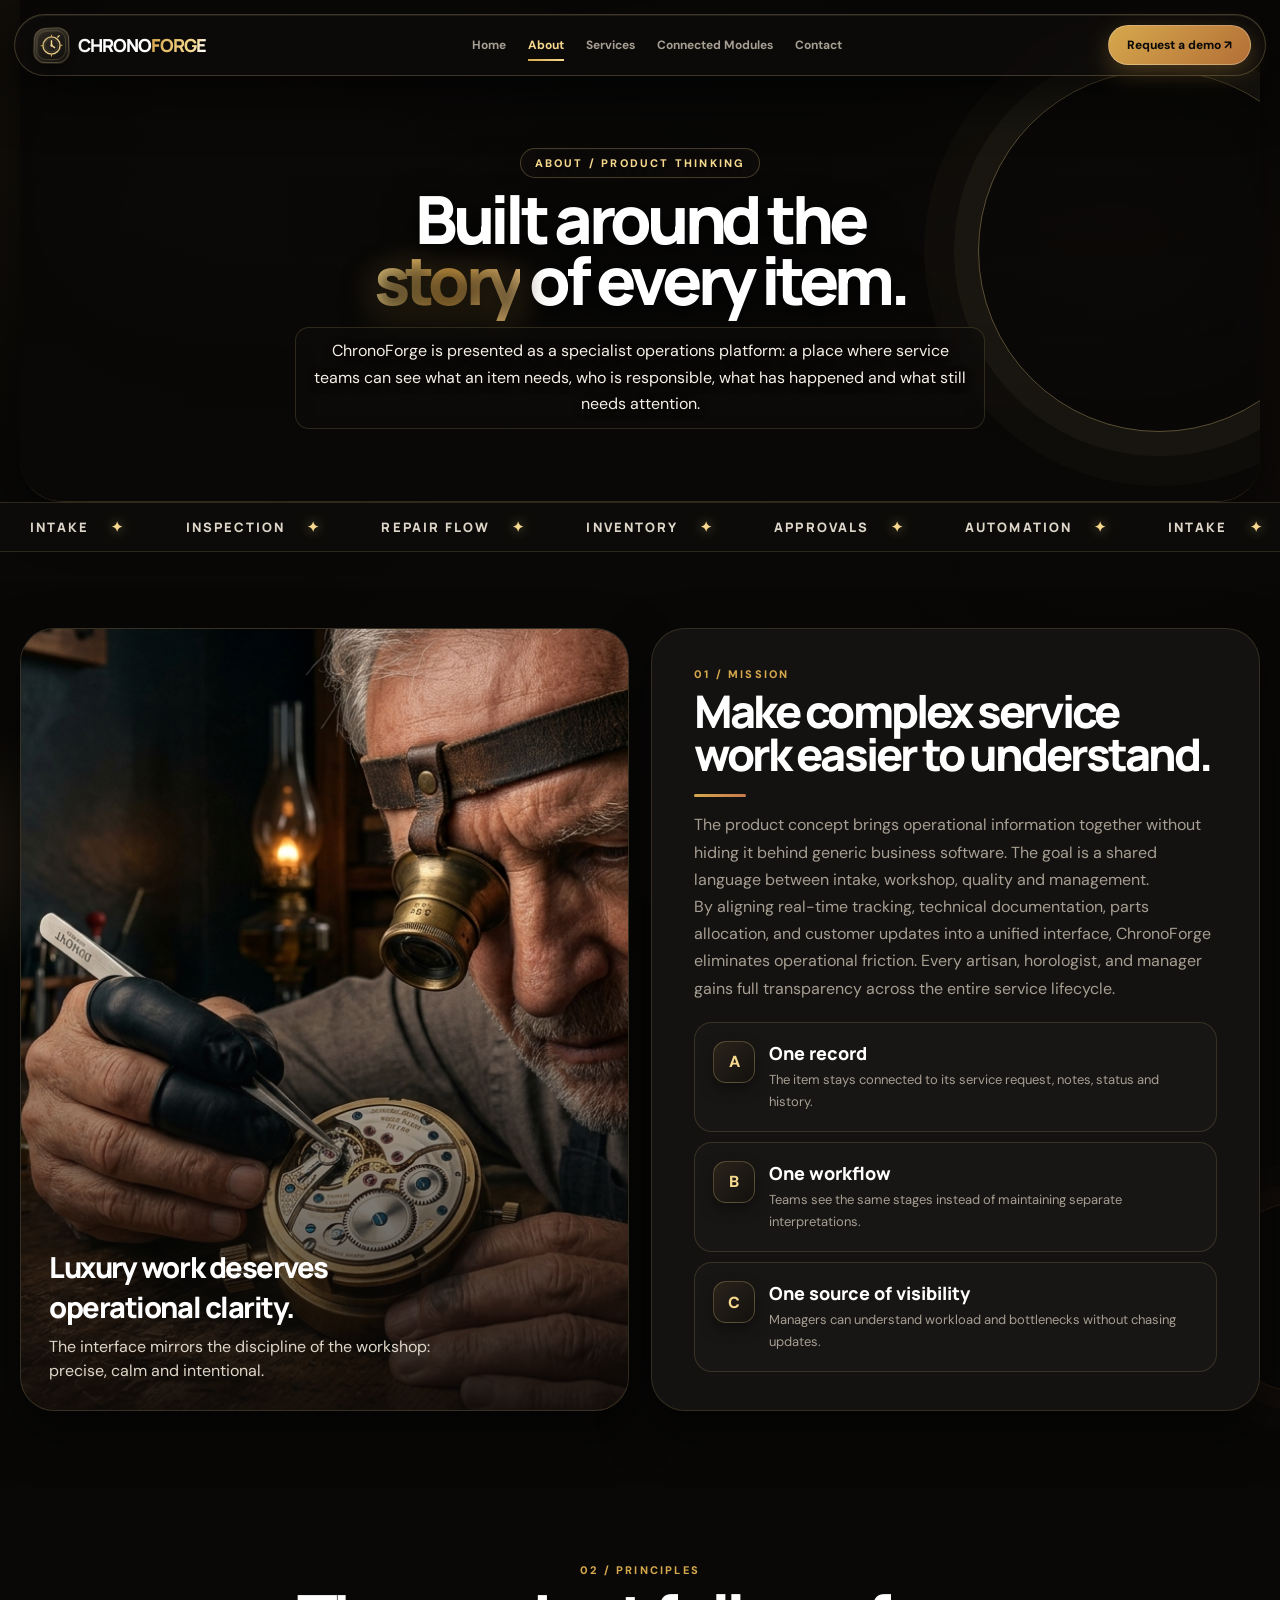
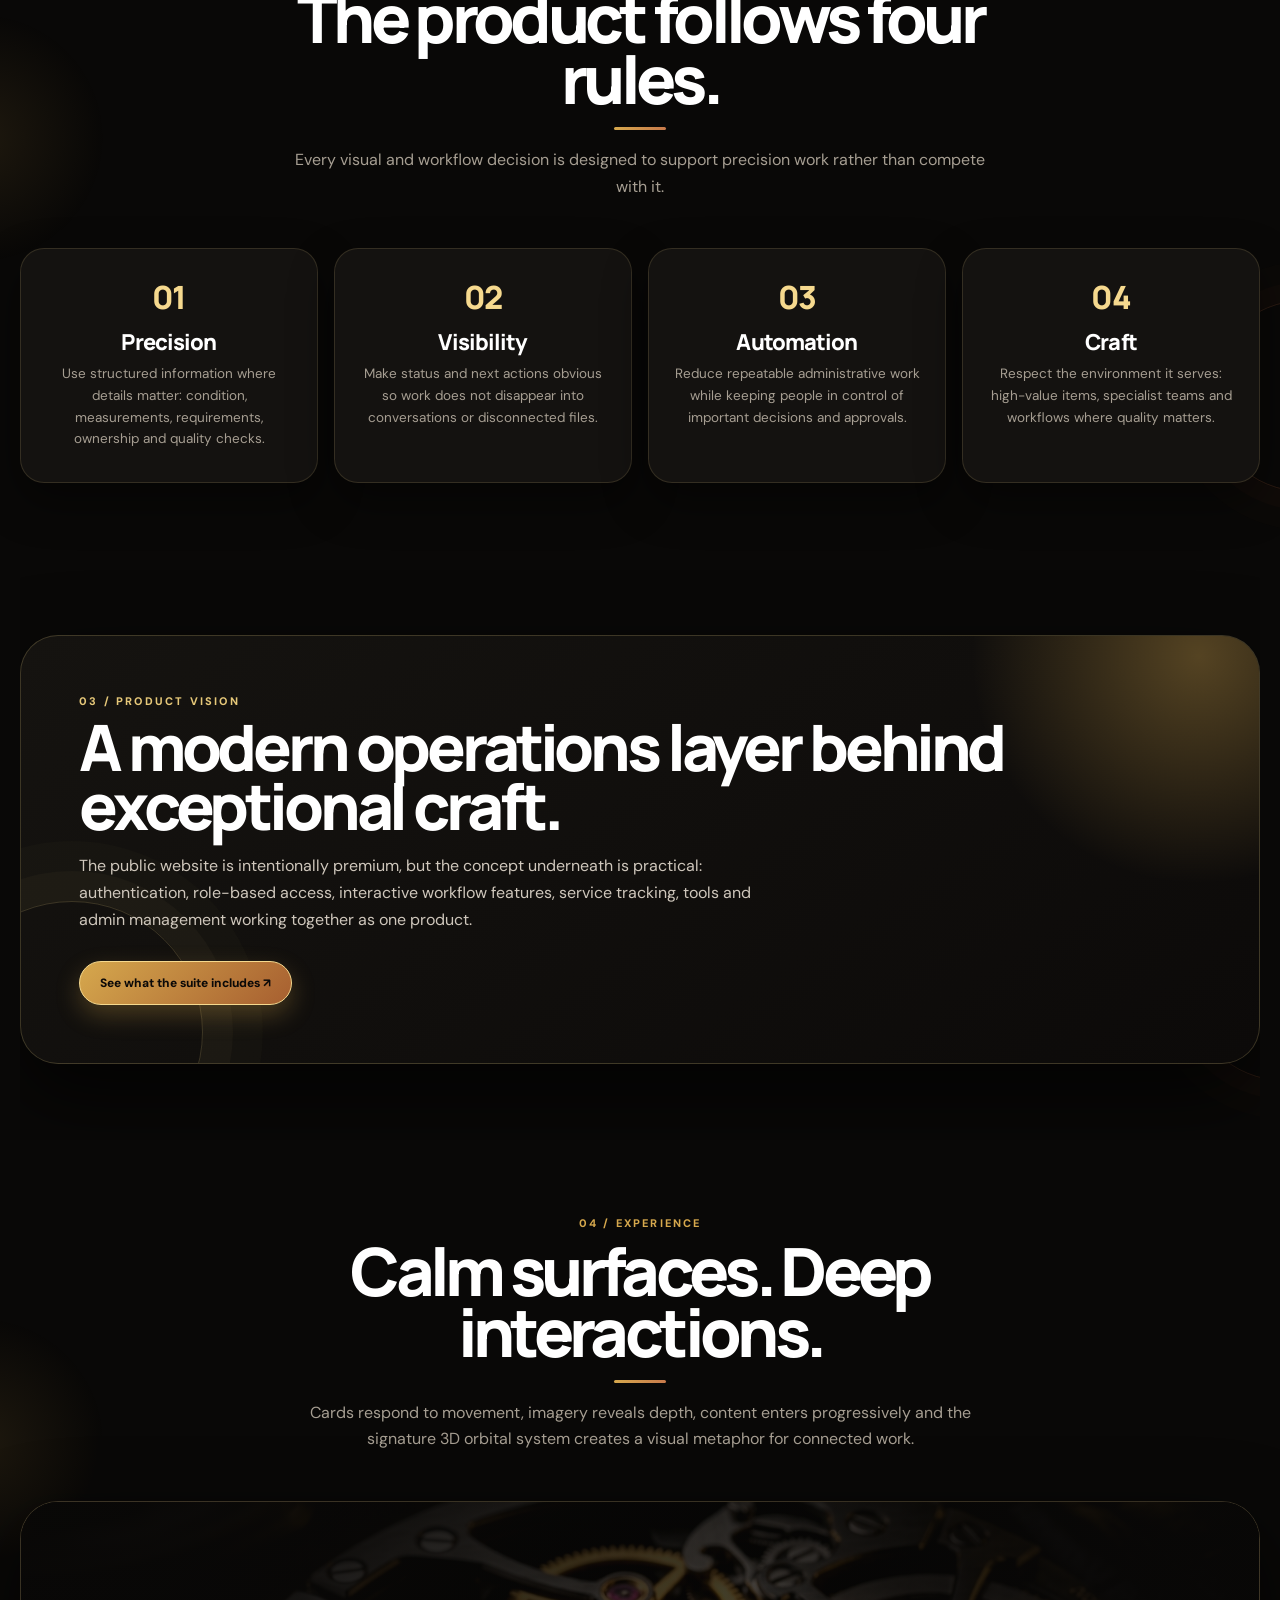
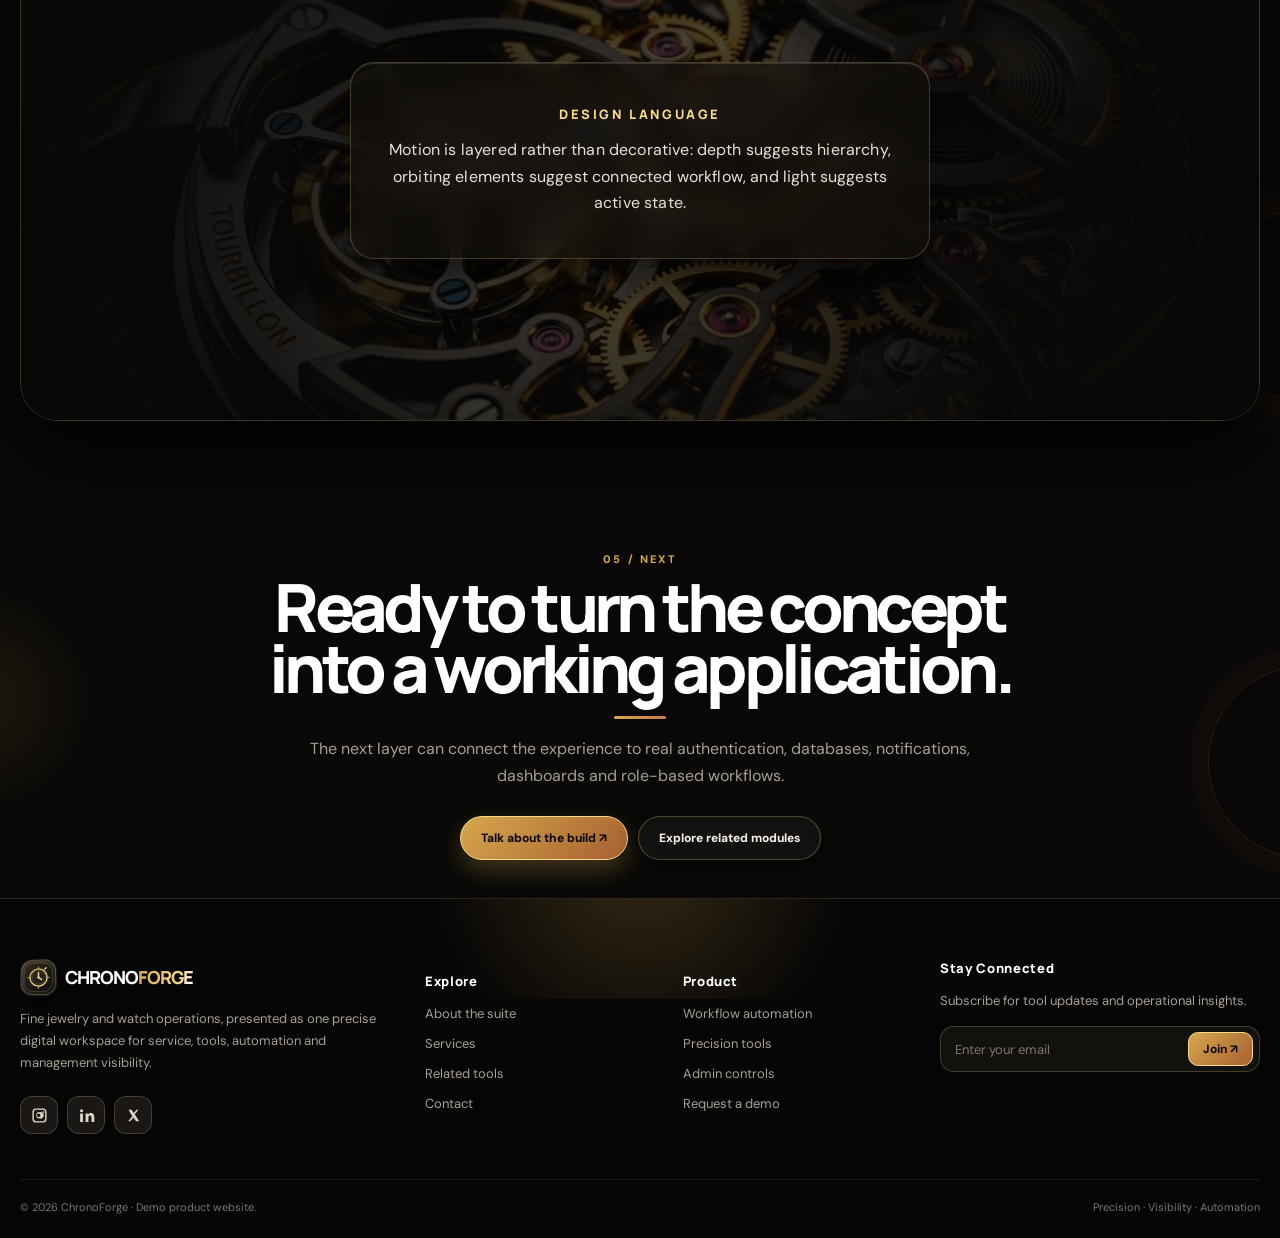
<file: about.html>
<!doctype html><html lang="en"><head><meta charset="utf-8"><meta name="viewport" content="width=device-width,initial-scale=1"><title>About — ChronoForge</title><link rel="icon" href="assets/favicon.svg" type="image/svg+xml"><link rel="stylesheet" href="assets/style.css?v=1.1"></head><body class="about-page"><div class="progress"></div><nav class="nav"><a class="logo" href="index.html"><span class="logo-mark"><svg viewBox="0 0 48 48" aria-hidden="true"><defs><linearGradient id="g" x1="8" y1="6" x2="40" y2="42"><stop stop-color="#f6d98e"/><stop offset=".5" stop-color="#d7a94b"/><stop offset="1" stop-color="#a95f35"/></linearGradient></defs><circle cx="24" cy="24" r="16.5" fill="#171513" stroke="url(#g)" stroke-width="2.5"/><circle cx="24" cy="24" r="12.8" fill="#26221e" stroke="#f2d58b" stroke-opacity=".35"/><path d="M24 15v9l6 4" fill="none" stroke="#f6d98e" stroke-width="2.8" stroke-linecap="round" stroke-linejoin="round"/><circle cx="24" cy="24" r="2.2" fill="#f6d98e"/><path d="M24 3.8v3M24 41.2v3M3.8 24h3M41.2 24h3" stroke="#d7a94b" stroke-width="2" stroke-linecap="round"/><path d="M36 8l3-3" stroke="#f2d58b" stroke-width="2.5" stroke-linecap="round"/></svg></span><span class="logo-text">CHRONO<span class="logo-gold">FORGE</span></span></a><div class="navlinks"><a href="index.html">Home</a><a class="active" href="about.html">About</a><a href="services.html">Services</a><a href="related.html">Connected Modules</a><a href="contact.html">Contact</a><a class="nav-cta mobile-cta" href="contact.html">Request a demo ↗</a></div><a class="nav-cta desktop-cta" href="contact.html">Request a demo ↗</a><button class="menu" aria-label="Menu">☰</button></nav><main>
<section class="page-head wrap page-hero"><div class="kicker">About / Product thinking</div><h1>Built around the <em>story</em> of every item.</h1><p>ChronoForge is presented as a specialist operations platform: a place where service teams can see what an item needs, who is responsible, what has happened and what still needs attention.</p></section>
<div class="marquee"><div class="marquee-track"><span>INTAKE <i>✦</i></span><span>INSPECTION <i>✦</i></span><span>REPAIR FLOW <i>✦</i></span><span>INVENTORY <i>✦</i></span><span>APPROVALS <i>✦</i></span><span>AUTOMATION <i>✦</i></span><span>INTAKE <i>✦</i></span><span>INSPECTION <i>✦</i></span><span>REPAIR FLOW <i>✦</i></span><span>INVENTORY <i>✦</i></span><span>APPROVALS <i>✦</i></span><span>AUTOMATION <i>✦</i></span></div></div>
<section class="section"><div class="split wrap"><div class="image-card reveal"><img src="assets/about-mission.jpg" alt="Master horologist inspecting and repairing a luxury watch movement with precision tools"><div class="image-caption"><b>Luxury work deserves operational clarity.</b><p>The interface mirrors the discipline of the workshop: precise, calm and intentional.</p></div></div><div class="feature-panel reveal"><div><div class="kicker">01 / Mission</div><h2>Make complex service work easier to understand.</h2><p>The product concept brings operational information together without hiding it behind generic business software. The goal is a shared language between intake, workshop, quality and management.</p><p>By aligning real-time tracking, technical documentation, parts allocation, and customer updates into a unified interface, ChronoForge eliminates operational friction. Every artisan, horologist, and manager gains full transparency across the entire service lifecycle.</p></div><div class="feature-list"><div class="feature"><span class="feature-num">A</span><div><h3>One record</h3><p>The item stays connected to its service request, notes, status and history.</p></div></div><div class="feature"><span class="feature-num">B</span><div><h3>One workflow</h3><p>Teams see the same stages instead of maintaining separate interpretations.</p></div></div><div class="feature"><span class="feature-num">C</span><div><h3>One source of visibility</h3><p>Managers can understand workload and bottlenecks without chasing updates.</p></div></div></div></div></div></section>
<section class="section"><div class="section-head reveal"><div class="kicker">02 / Principles</div><h2>The product follows four rules.</h2><p>Every visual and workflow decision is designed to support precision work rather than compete with it.</p></div><div class="timeline wrap"><div class="timeline-item reveal"><b>01</b><div><h3>Precision</h3><p>Use structured information where details matter: condition, measurements, requirements, ownership and quality checks.</p></div></div><div class="timeline-item reveal"><b>02</b><div><h3>Visibility</h3><p>Make status and next actions obvious so work does not disappear into conversations or disconnected files.</p></div></div><div class="timeline-item reveal"><b>03</b><div><h3>Automation</h3><p>Reduce repeatable administrative work while keeping people in control of important decisions and approvals.</p></div></div><div class="timeline-item reveal"><b>04</b><div><h3>Craft</h3><p>Respect the environment it serves: high-value items, specialist teams and workflows where quality matters.</p></div></div></div></section>
<section class="section wrap"><div class="dark-panel reveal"><div class="kicker" style="color:#e6c879">03 / Product vision</div><h2>A modern operations layer behind exceptional craft.</h2><p>The public website is intentionally premium, but the concept underneath is practical: authentication, role-based access, interactive workflow features, service tracking, tools and admin management working together as one product.</p><div class="actions"><a class="btn gold" href="services.html">See what the suite includes ↗</a></div></div></section>
<section class="section"><div class="section-head reveal"><div class="kicker">04 / Experience</div><h2>Calm surfaces. Deep interactions.</h2><p>Cards respond to movement, imagery reveals depth, content enters progressively and the signature 3D orbital system creates a visual metaphor for connected work.</p></div><div class="kinetic wrap reveal"><div class="kinetic-bg"><img src="assets/about-kinetic-bg.jpg" alt="Macro detail of skeletonized tourbillon movement with golden gears"></div><div class="kinetic-copy"><b>DESIGN LANGUAGE</b><p>Motion is layered rather than decorative: depth suggests hierarchy, orbiting elements suggest connected workflow, and light suggests active state.</p></div></div></section>
<section class="section"><div class="section-head reveal"><div class="kicker">05 / Next</div><h2>Ready to turn the concept into a working application.</h2><p>The next layer can connect the experience to real authentication, databases, notifications, dashboards and role-based workflows.</p><div class="actions" style="justify-content:center"><a class="btn gold" href="contact.html">Talk about the build ↗</a><a class="btn light" href="related.html">Explore related modules</a></div></div></section>
</main><footer class="footer"><div class="wrap footer-inner"><div class="footer-top"><div><a class="logo" href="index.html"><span class="logo-mark"><svg viewBox="0 0 48 48" aria-hidden="true"><defs><linearGradient id="g-ab" x1="8" y1="6" x2="40" y2="42"><stop stop-color="#f6d98e"/><stop offset=".5" stop-color="#d7a94b"/><stop offset="1" stop-color="#a95f35"/></linearGradient></defs><circle cx="24" cy="24" r="16.5" fill="#171513" stroke="url(#g-ab)" stroke-width="2.5"/><circle cx="24" cy="24" r="12.8" fill="#26221e" stroke="#f2d58b" stroke-opacity=".35"/><path d="M24 15v9l6 4" fill="none" stroke="#f6d98e" stroke-width="2.8" stroke-linecap="round" stroke-linejoin="round"/><circle cx="24" cy="24" r="2.2" fill="#f6d98e"/><path d="M24 3.8v3M24 41.2v3M3.8 24h3M41.2 24h3" stroke="#d7a94b" stroke-width="2" stroke-linecap="round"/><path d="M36 8l3-3" stroke="#f2d58b" stroke-width="2.5" stroke-linecap="round"/></svg></span><span class="logo-text">CHRONO<span class="logo-gold">FORGE</span></span></a><p>Fine jewelry and watch operations, presented as one precise digital workspace for service, tools, automation and management visibility.</p><div class="socials"><a class="social" href="#" aria-label="Instagram"><svg viewBox="0 0 24 24"><path d="M7 2h10a5 5 0 0 1 5 5v10a5 5 0 0 1-5 5H7a5 5 0 0 1-5-5V7a5 5 0 0 1 5-5Zm0 2a3 3 0 0 0-3 3v10a3 3 0 0 0 3 3h10a3 3 0 0 0 3-3V7a3 3 0 0 0-3-3H7Zm5 3.5A4.5 4.5 0 1 1 12 16a4.5 4.5 0 0 1 0-9Zm0 2A2.5 2.5 0 1 0 12 14a2.5 2.5 0 0 0 0-4.5ZM17.5 6a1.25 1.25 0 1 1 0 2.5A1.25 1.25 0 0 1 17.5 6Z"/></svg></a><a class="social" href="#" aria-label="LinkedIn"><svg viewBox="0 0 24 24"><path d="M5 3a2.2 2.2 0 1 1 0 4.4A2.2 2.2 0 0 1 5 3ZM3 9h4v12H3V9Zm7 0h4v1.7c.9-1.3 2.2-2.2 4.1-2.2 3.8 0 4.9 2.4 4.9 6v6.5h-4v-5.8c0-1.4 0-3.2-2-3.2s-2.3 1.5-2.3 3.1V21h-4V9Z"/></svg></a><a class="social" href="#" aria-label="X"><svg viewBox="0 0 24 24"><path d="M5 4h4.3l3.1 4.3L16.2 4H19l-5.3 6.2L20 20h-4.3l-3.7-5.1L7.3 20H4.5l5.8-6.8L5 4Z"/></svg></a></div></div><div><h3>Explore</h3><div class="footer-links"><a href="about.html">About the suite</a><a href="services.html">Services</a><a href="related.html">Related tools</a><a href="contact.html">Contact</a></div></div><div><h3>Product</h3><div class="footer-links"><a href="services.html">Workflow automation</a><a href="services.html#tools">Precision tools</a><a href="services.html#admin">Admin controls</a><a href="contact.html">Request a demo</a></div></div><div class="footer-newsletter"><h3>Stay Connected</h3><p>Subscribe for tool updates and operational insights.</p><form class="footer-newsletter-form" data-demo><div class="input-group"><input type="email" placeholder="Enter your email" required aria-label="Email address"><button type="submit" class="btn-sub">Join ↗</button></div></form></div></div><div class="copyright"><span>© 2026 ChronoForge · Demo product website.</span><span>Precision · Visibility · Automation</span></div></div></footer><button class="scroll-top" aria-label="Scroll to top"><svg viewBox="0 0 24 24"><path d="M12 4l-7 7 1.41 1.41L11 7.83V20h2V7.83l4.59 4.58L19 11z"/></svg></button><script src="assets/app.js"></script></body></html>
</file>
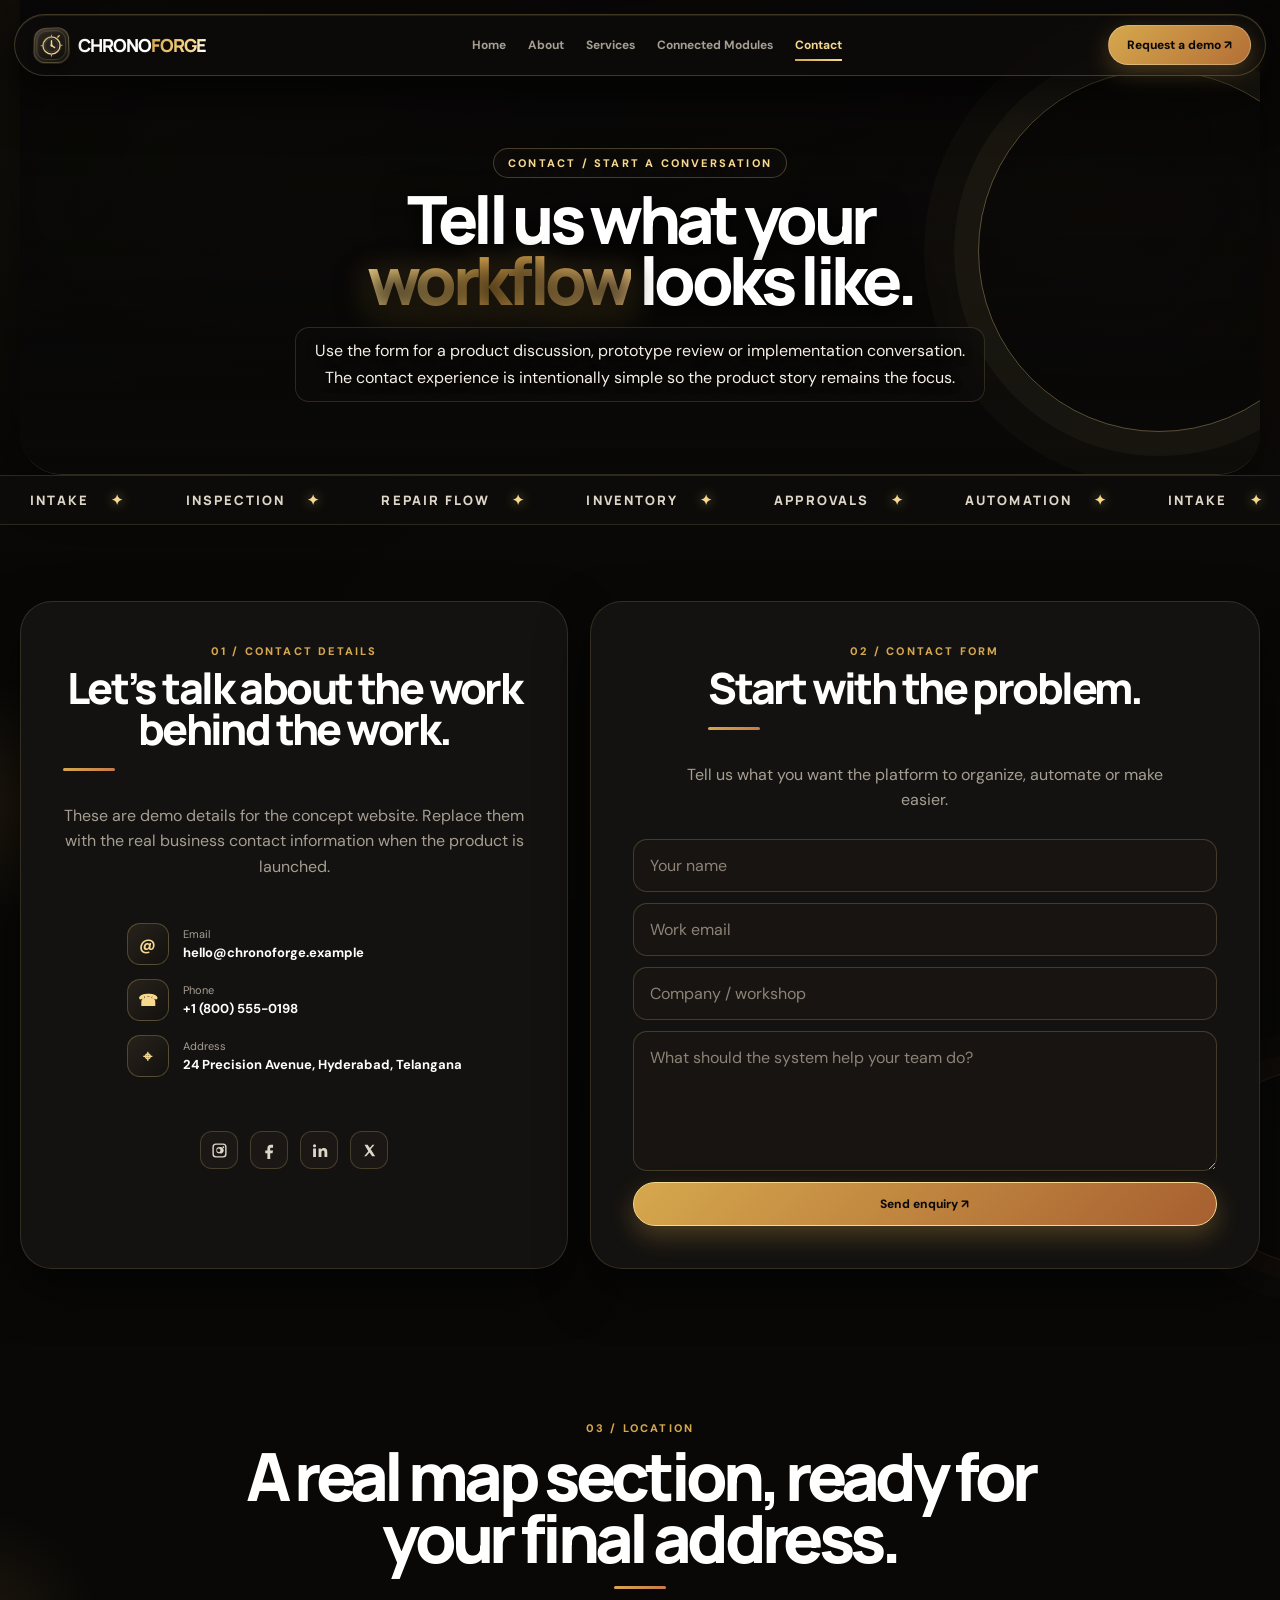
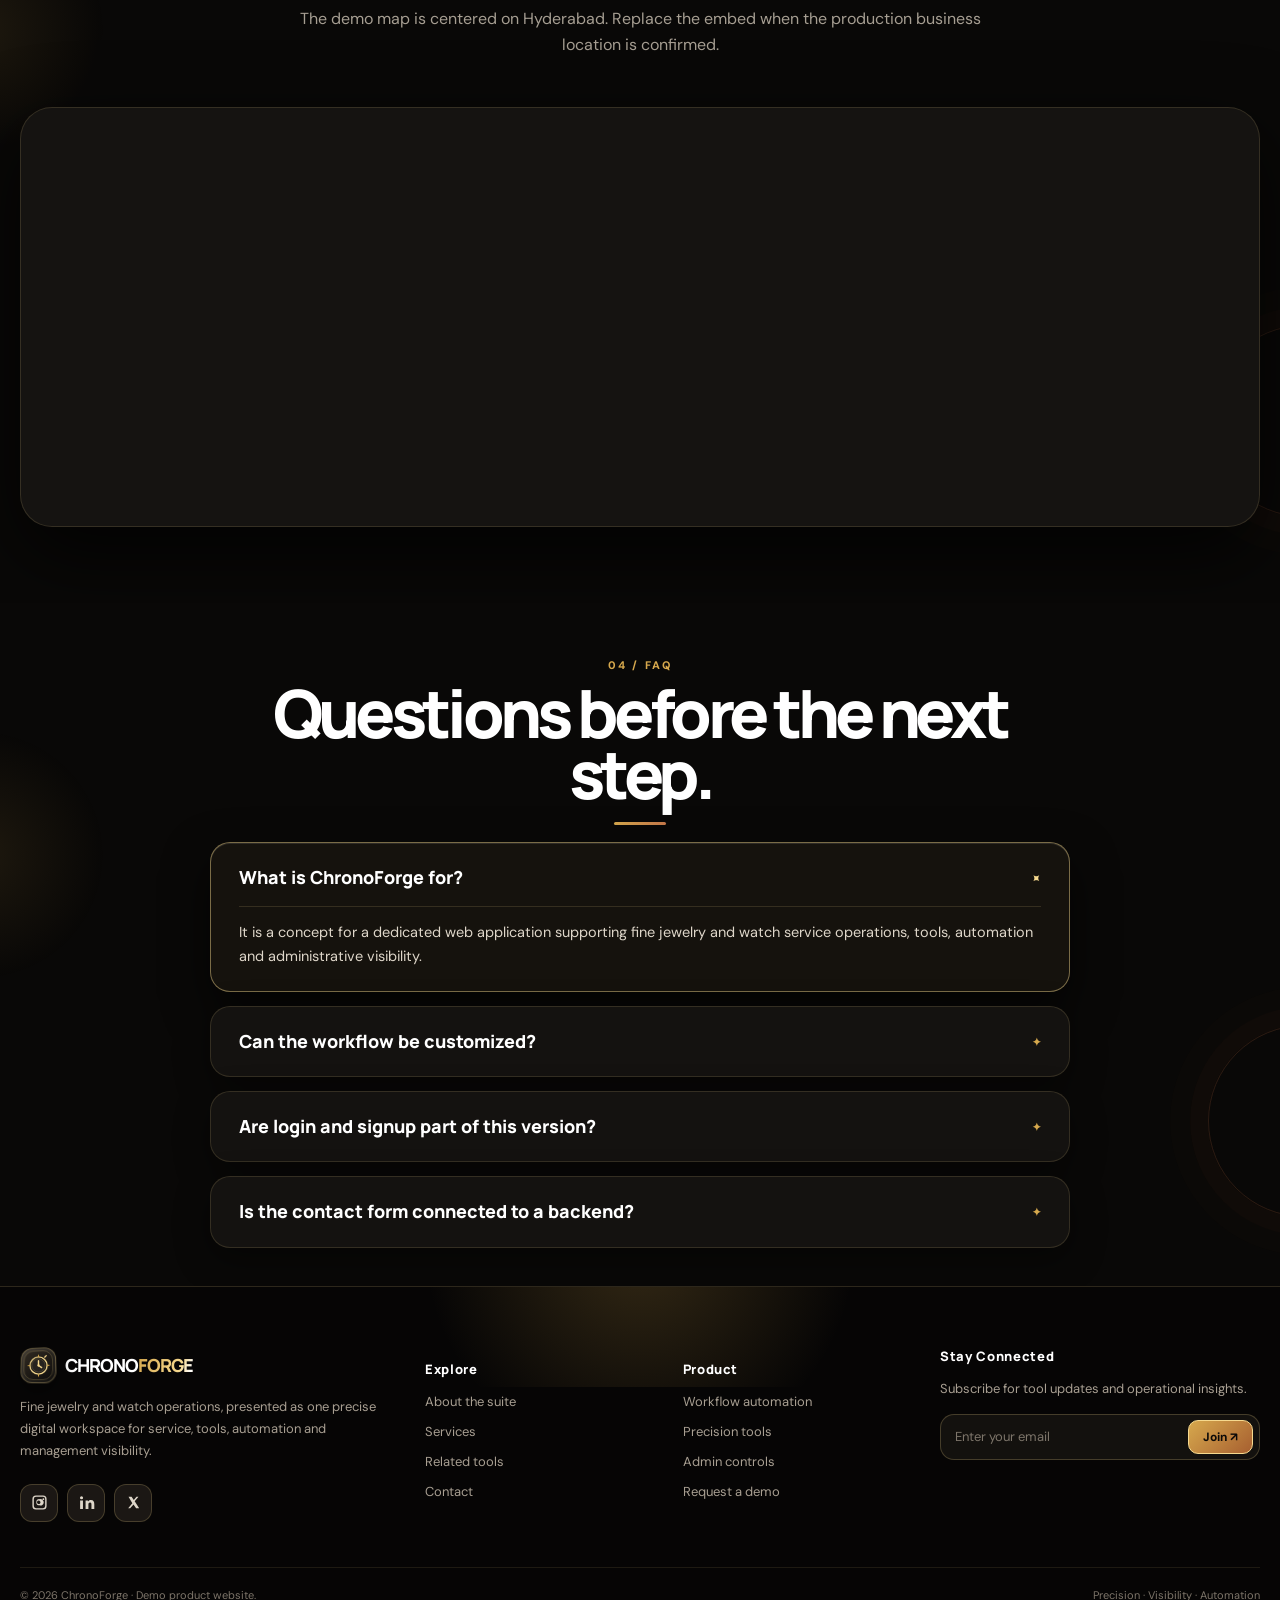
<file: contact.html>
<!doctype html><html lang="en"><head><meta charset="utf-8"><meta name="viewport" content="width=device-width,initial-scale=1"><title>Contact — ChronoForge</title><link rel="icon" href="assets/favicon.svg" type="image/svg+xml"><link rel="stylesheet" href="assets/style.css?v=1.1"></head><body class="contact-page"><div class="progress"></div><nav class="nav"><a class="logo" href="index.html"><span class="logo-mark"><svg viewBox="0 0 48 48" aria-hidden="true"><defs><linearGradient id="g" x1="8" y1="6" x2="40" y2="42"><stop stop-color="#f6d98e"/><stop offset=".5" stop-color="#d7a94b"/><stop offset="1" stop-color="#a95f35"/></linearGradient></defs><circle cx="24" cy="24" r="16.5" fill="#171513" stroke="url(#g)" stroke-width="2.5"/><circle cx="24" cy="24" r="12.8" fill="#26221e" stroke="#f2d58b" stroke-opacity=".35"/><path d="M24 15v9l6 4" fill="none" stroke="#f6d98e" stroke-width="2.8" stroke-linecap="round" stroke-linejoin="round"/><circle cx="24" cy="24" r="2.2" fill="#f6d98e"/><path d="M24 3.8v3M24 41.2v3M3.8 24h3M41.2 24h3" stroke="#d7a94b" stroke-width="2" stroke-linecap="round"/><path d="M36 8l3-3" stroke="#f2d58b" stroke-width="2.5" stroke-linecap="round"/></svg></span><span class="logo-text">CHRONO<span class="logo-gold">FORGE</span></span></a><div class="navlinks"><a href="index.html">Home</a><a href="about.html">About</a><a href="services.html">Services</a><a href="related.html">Connected Modules</a><a class="active" href="contact.html">Contact</a><a class="nav-cta mobile-cta" href="contact.html">Request a demo ↗</a></div><a class="nav-cta desktop-cta" href="contact.html">Request a demo ↗</a><button class="menu" aria-label="Menu">☰</button></nav><main>
<section class="page-head wrap page-hero"><div class="kicker">Contact / Start a conversation</div><h1>Tell us what your <em>workflow</em> looks like.</h1><p>Use the form for a product discussion, prototype review or implementation conversation. The contact experience is intentionally simple so the product story remains the focus.</p></section>
<div class="marquee"><div class="marquee-track"><span>INTAKE <i>✦</i></span><span>INSPECTION <i>✦</i></span><span>REPAIR FLOW <i>✦</i></span><span>INVENTORY <i>✦</i></span><span>APPROVALS <i>✦</i></span><span>AUTOMATION <i>✦</i></span><span>INTAKE <i>✦</i></span><span>INSPECTION <i>✦</i></span><span>REPAIR FLOW <i>✦</i></span><span>INVENTORY <i>✦</i></span><span>APPROVALS <i>✦</i></span><span>AUTOMATION <i>✦</i></span></div></div>
<section class="section"><div class="contact-grid wrap"><div class="contact-box reveal"><div class="kicker">01 / Contact details</div><h2>Let’s talk about the work behind the work.</h2><p>These are demo details for the concept website. Replace them with the real business contact information when the product is launched.</p><div class="details"><div class="detail"><span class="detail-icon">@</span><div><small>Email</small><strong>hello@chronoforge.example</strong></div></div><div class="detail"><span class="detail-icon">☎</span><div><small>Phone</small><strong>+1 (800) 555-0198</strong></div></div><div class="detail"><span class="detail-icon">⌖</span><div><small>Address</small><strong>24 Precision Avenue, Hyderabad, Telangana</strong></div></div></div><div class="socials"><a class="social" href="#" aria-label="Instagram"><svg viewBox="0 0 24 24"><path d="M7 2h10a5 5 0 0 1 5 5v10a5 5 0 0 1-5 5H7a5 5 0 0 1-5-5V7a5 5 0 0 1 5-5Zm0 2a3 3 0 0 0-3 3v10a3 3 0 0 0 3 3h10a3 3 0 0 0 3-3V7a3 3 0 0 0-3-3H7Zm5 3.5A4.5 4.5 0 1 1 12 16a4.5 4.5 0 0 1 0-9Zm0 2A2.5 2.5 0 1 0 12 14a2.5 2.5 0 0 0 0-4.5ZM17.5 6a1.25 1.25 0 1 1 0 2.5A1.25 1.25 0 0 1 17.5 6Z"/></svg></a><a class="social" href="#" aria-label="Facebook"><svg viewBox="0 0 24 24"><path d="M14 8h3V4h-3c-3.3 0-5 2-5 5v3H6v4h3v8h4v-8h3.3l.7-4H13V9c0-.7.3-1 1-1Z"/></svg></a><a class="social" href="#" aria-label="LinkedIn"><svg viewBox="0 0 24 24"><path d="M5 3a2.2 2.2 0 1 1 0 4.4A2.2 2.2 0 0 1 5 3ZM3 9h4v12H3V9Zm7 0h4v1.7c.9-1.3 2.2-2.2 4.1-2.2 3.8 0 4.9 2.4 4.9 6v6.5h-4v-5.8c0-1.4 0-3.2-2-3.2s-2.3 1.5-2.3 3.1V21h-4V9Z"/></svg></a><a class="social" href="#" aria-label="X"><svg viewBox="0 0 24 24"><path d="M5 4h4.3l3.1 4.3L16.2 4H19l-5.3 6.2L20 20h-4.3l-3.7-5.1L7.3 20H4.5l5.8-6.8L5 4Z"/></svg></a></div></div><div class="contact-box reveal"><div class="kicker">02 / Contact form</div><h2>Start with the problem.</h2><p>Tell us what you want the platform to organize, automate or make easier.</p><form class="form" data-demo><input required placeholder="Your name"><input required type="email" placeholder="Work email"><input placeholder="Company / workshop"><textarea required placeholder="What should the system help your team do?"></textarea><button class="btn gold" type="submit">Send enquiry ↗</button></form></div></div></section>
<section class="section"><div class="section-head reveal"><div class="kicker">03 / Location</div><h2>A real map section, ready for your final address.</h2><p>The demo map is centered on Hyderabad. Replace the embed when the production business location is confirmed.</p></div><div class="map wrap reveal"><iframe title="Map" loading="lazy" src="https://www.openstreetmap.org/export/embed.html?bbox=78.38%2C17.38%2C78.53%2C17.52&layer=mapnik&marker=17.44%2C78.45"></iframe></div></section>
<section class="section"><div class="section-head reveal"><div class="kicker">04 / FAQ</div><h2>Questions before the next step.</h2></div><div class="faq wrap"><details class="reveal" open><summary>What is ChronoForge for?</summary><p>It is a concept for a dedicated web application supporting fine jewelry and watch service operations, tools, automation and administrative visibility.</p></details><details class="reveal"><summary>Can the workflow be customized?</summary><p>Yes. The product direction is designed around configurable stages, roles, permissions, checklists and approval rules.</p></details><details class="reveal"><summary>Are login and signup part of this version?</summary><p>The public marketing experience has intentionally removed standalone login and signup pages from this refined version. Authentication can be introduced as part of the actual application build.</p></details><details class="reveal"><summary>Is the contact form connected to a backend?</summary><p>No. It is a front-end demo interaction and should be connected to your preferred email or CRM service for production.</p></details></div></section>
</main><footer class="footer"><div class="wrap footer-inner"><div class="footer-top"><div><a class="logo" href="index.html"><span class="logo-mark"><svg viewBox="0 0 48 48" aria-hidden="true"><defs><linearGradient id="g-ct" x1="8" y1="6" x2="40" y2="42"><stop stop-color="#f6d98e"/><stop offset=".5" stop-color="#d7a94b"/><stop offset="1" stop-color="#a95f35"/></linearGradient></defs><circle cx="24" cy="24" r="16.5" fill="#171513" stroke="url(#g-ct)" stroke-width="2.5"/><circle cx="24" cy="24" r="12.8" fill="#26221e" stroke="#f2d58b" stroke-opacity=".35"/><path d="M24 15v9l6 4" fill="none" stroke="#f6d98e" stroke-width="2.8" stroke-linecap="round" stroke-linejoin="round"/><circle cx="24" cy="24" r="2.2" fill="#f6d98e"/><path d="M24 3.8v3M24 41.2v3M3.8 24h3M41.2 24h3" stroke="#d7a94b" stroke-width="2" stroke-linecap="round"/><path d="M36 8l3-3" stroke="#f2d58b" stroke-width="2.5" stroke-linecap="round"/></svg></span><span class="logo-text">CHRONO<span class="logo-gold">FORGE</span></span></a><p>Fine jewelry and watch operations, presented as one precise digital workspace for service, tools, automation and management visibility.</p><div class="socials"><a class="social" href="#" aria-label="Instagram"><svg viewBox="0 0 24 24"><path d="M7 2h10a5 5 0 0 1 5 5v10a5 5 0 0 1-5 5H7a5 5 0 0 1-5-5V7a5 5 0 0 1 5-5Zm0 2a3 3 0 0 0-3 3v10a3 3 0 0 0 3 3h10a3 3 0 0 0 3-3V7a3 3 0 0 0-3-3H7Zm5 3.5A4.5 4.5 0 1 1 12 16a4.5 4.5 0 0 1 0-9Zm0 2A2.5 2.5 0 1 0 12 14a2.5 2.5 0 0 0 0-4.5ZM17.5 6a1.25 1.25 0 1 1 0 2.5A1.25 1.25 0 0 1 17.5 6Z"/></svg></a><a class="social" href="#" aria-label="LinkedIn"><svg viewBox="0 0 24 24"><path d="M5 3a2.2 2.2 0 1 1 0 4.4A2.2 2.2 0 0 1 5 3ZM3 9h4v12H3V9Zm7 0h4v1.7c.9-1.3 2.2-2.2 4.1-2.2 3.8 0 4.9 2.4 4.9 6v6.5h-4v-5.8c0-1.4 0-3.2-2-3.2s-2.3 1.5-2.3 3.1V21h-4V9Z"/></svg></a><a class="social" href="#" aria-label="X"><svg viewBox="0 0 24 24"><path d="M5 4h4.3l3.1 4.3L16.2 4H19l-5.3 6.2L20 20h-4.3l-3.7-5.1L7.3 20H4.5l5.8-6.8L5 4Z"/></svg></a></div></div><div><h3>Explore</h3><div class="footer-links"><a href="about.html">About the suite</a><a href="services.html">Services</a><a href="related.html">Related tools</a><a href="contact.html">Contact</a></div></div><div><h3>Product</h3><div class="footer-links"><a href="services.html">Workflow automation</a><a href="services.html#tools">Precision tools</a><a href="services.html#admin">Admin controls</a><a href="contact.html">Request a demo</a></div></div><div class="footer-newsletter"><h3>Stay Connected</h3><p>Subscribe for tool updates and operational insights.</p><form class="footer-newsletter-form" data-demo><div class="input-group"><input type="email" placeholder="Enter your email" required aria-label="Email address"><button type="submit" class="btn-sub">Join ↗</button></div></form></div></div><div class="copyright"><span>© 2026 ChronoForge · Demo product website.</span><span>Precision · Visibility · Automation</span></div></div></footer><button class="scroll-top" aria-label="Scroll to top"><svg viewBox="0 0 24 24"><path d="M12 4l-7 7 1.41 1.41L11 7.83V20h2V7.83l4.59 4.58L19 11z"/></svg></button><script src="assets/app.js"></script></body></html>
</file>
<file: assets/style.css>
@import url('https://fonts.googleapis.com/css2?family=DM+Sans:wght@400;500;600;700&family=Manrope:wght@500;600;700;800&display=swap');

:root {
  --bg: #090807;
  --paper: #141210;
  --paper-elevated: #1a1714;
  --ink: #f5efe6;
  --ink-pure: #ffffff;
  --muted: #a69e92;
  --muted-dim: #7d756a;
  --line: rgba(246, 217, 142, 0.14);
  --line-strong: rgba(246, 217, 142, 0.28);
  --gold: #d6a84d;
  --gold2: #f6d98e;
  --copper: #c87a4b;
  --olive: #b8c76b;
  --dark: #060505;
  --max: 1240px;
  --shadow: 0 28px 80px rgba(0, 0, 0, 0.75);
  --glow-gold: 0 0 35px rgba(214, 168, 77, 0.18);
  --r: 30px;
  --section-gap: 84px;
}

* { box-sizing: border-box; }
html {
  scroll-behavior: smooth;
  overflow-x: hidden;
  max-width: 100%;
}

body {
  margin: 0;
  background-color: var(--bg);
  background: var(--bg);
  color: var(--ink);
  font-family: 'DM Sans', sans-serif;
  overflow-x: hidden;
  max-width: 100%;
}

body:before {
  content: '';
  position: fixed;
  inset: 0;
  pointer-events: none;
  z-index: -1;
  background: 
    radial-gradient(circle at 14% 10%, rgba(214, 168, 77, 0.08), transparent 32%),
    radial-gradient(circle at 88% 38%, rgba(185, 108, 67, 0.06), transparent 30%),
    radial-gradient(circle at 50% 85%, rgba(214, 168, 77, 0.05), transparent 40%);
}

body:after {
  content: '';
  position: fixed;
  inset: 0;
  pointer-events: none;
  z-index: -2;
  background-size: cover;
  background-position: center;
  opacity: 0.035;
  filter: saturate(0.7) contrast(1.1);
  mix-blend-mode: luminosity;
}

.home-page:after { background-image: url('https://images.pexels.com/photos/12835312/pexels-photo-12835312.jpeg?auto=compress&cs=tinysrgb&w=1800'); }
.about-page:after { background-image: url('https://images.pexels.com/photos/17351227/pexels-photo-17351227.jpeg?auto=compress&cs=tinysrgb&w=1800'); }
.services-page:after { background-image: url('https://images.pexels.com/photos/8327595/pexels-photo-8327595.jpeg?auto=compress&cs=tinysrgb&w=1800'); }
.related-page:after { background-image: url('https://images.pexels.com/photos/22032441/pexels-photo-22032441.jpeg?auto=compress&cs=tinysrgb&w=1800'); }
.contact-page:after { background-image: url('https://images.pexels.com/photos/9561404/pexels-photo-9561404.jpeg?auto=compress&cs=tinysrgb&w=1800'); }

img { max-width: 100%; display: block; }
a { text-decoration: none; color: inherit; }
button, input, textarea { font: inherit; }
.wrap { width: min(var(--max), calc(100% - 40px)); margin: auto; }

/* ===== Navigation ===== */
.nav {
  position: fixed;
  z-index: 100;
  top: 14px;
  left: 50%;
  transform: translateX(-50%);
  width: min(1280px, calc(100% - 28px));
  padding: 10px 14px 10px 18px;
  border: 1px solid rgba(246, 217, 142, 0.22);
  border-radius: 999px;
  background: rgba(14, 12, 10, 0.82);
  backdrop-filter: blur(20px);
  -webkit-backdrop-filter: blur(20px);
  box-shadow: 0 20px 50px rgba(0, 0, 0, 0.65), inset 0 1px 0 rgba(255, 255, 255, 0.08);
  display: flex;
  align-items: center;
  justify-content: space-between;
}

.logo {
  display: flex;
  align-items: center;
  gap: 9px;
  font: 800 18px/1 Manrope;
  letter-spacing: -0.055em;
  white-space: nowrap;
  color: #fff;
  transition: transform 0.35s cubic-bezier(0.2, 0.8, 0.2, 1);
}

.logo:hover { transform: translateY(-1px); }

.logo-mark {
  position: relative;
  flex: 0 0 36px;
  width: 36px;
  height: 36px;
  border-radius: 12px;
  display: grid;
  place-items: center;
  background: linear-gradient(145deg, #322b22, #0d0c0b);
  border: 1px solid rgba(246, 217, 142, 0.3);
  box-shadow: inset 1px 1px 4px rgba(255, 255, 255, 0.15), 0 8px 20px rgba(0, 0, 0, 0.5);
  transform: perspective(100px) rotateX(8deg) rotateY(-8deg);
  transition: transform 0.45s cubic-bezier(0.2, 0.8, 0.2, 1), box-shadow 0.45s ease;
  animation: logoFloat 5s ease-in-out infinite alternate;
}

.logo-mark:after {
  content: '';
  position: absolute;
  inset: 2px;
  border-radius: 10px;
  border: 1px solid rgba(246, 217, 142, 0.2);
  pointer-events: none;
}

.logo-mark svg {
  width: 25px;
  height: 25px;
  display: block;
}

.logo-mark svg path[stroke="#f6d98e"] {
  transform-origin: 24px 24px;
  animation: clockHandsTick 16s linear infinite;
}

.logo-mark svg path[stroke="#d7a94b"] {
  transform-origin: 24px 24px;
  animation: logoTicksPulse 3s ease-in-out infinite alternate;
}

.logo-text { display: inline-block; color: #ffffff; }

.logo-text span, .logo-gold {
  background: linear-gradient(110deg, #d6a84d 0%, #f6d98e 40%, #ffffff 50%, #f6d98e 60%, #b96c43 100%);
  background-size: 200% auto;
  -webkit-background-clip: text;
  background-clip: text;
  color: transparent;
  animation: logoGoldShimmer 7s linear infinite;
}

.logo:hover .logo-mark {
  transform: perspective(100px) rotateX(12deg) rotateY(-12deg) scale(1.08);
  box-shadow: inset 2px 2px 6px rgba(255, 255, 255, 0.35), 0 10px 25px rgba(214, 168, 77, 0.35);
}

.logo:hover .logo-gold {
  animation: logoGoldShimmer 1.8s linear infinite;
  filter: drop-shadow(0 0 5px rgba(246, 217, 142, 0.5));
}

@keyframes clockHandsTick { from { transform: rotate(0deg); } to { transform: rotate(360deg); } }
@keyframes logoTicksPulse { 0% { opacity: 0.75; transform: scale(0.97); } 100% { opacity: 1; transform: scale(1.03); } }
@keyframes logoFloat { 0% { transform: perspective(100px) rotateX(8deg) rotateY(-8deg) translateY(0); } 100% { transform: perspective(100px) rotateX(4deg) rotateY(-4deg) translateY(-2px); } }
@keyframes logoGoldShimmer { 0% { background-position: -200% center; } 100% { background-position: 200% center; } }

.navlinks {
  display: flex;
  gap: 22px;
  align-items: center;
  font-size: 12px;
  font-weight: 700;
}

.navlinks a {
  color: #ccc4b6;
  opacity: 0.8;
  position: relative;
  padding: 8px 0;
  transition: opacity 0.25s, color 0.25s;
  white-space: nowrap;
}

.navlinks a:after {
  content: '';
  position: absolute;
  left: 0;
  right: 100%;
  bottom: 0;
  height: 2px;
  background: linear-gradient(90deg, var(--gold), var(--gold2));
  transition: right 0.3s cubic-bezier(0.2, 0.8, 0.2, 1);
}

.navlinks a:hover, .navlinks a.active {
  opacity: 1;
  color: #ffffff;
}

.navlinks a.active {
  color: var(--gold2);
}

.navlinks a:hover:after, .navlinks a.active:after {
  right: 0;
}

.nav-cta {
  display: inline-flex;
  align-items: center;
  gap: 8px;
  padding: 11px 18px;
  border-radius: 999px;
  background: linear-gradient(135deg, #d6a84d, #b36f36);
  color: #0b0908;
  font-size: 12px;
  font-weight: 800;
  box-shadow: 0 8px 24px rgba(214, 168, 77, 0.28);
  transition: transform 0.3s, box-shadow 0.3s;
  border: 1px solid rgba(255, 255, 255, 0.25);
  white-space: nowrap;
}

.nav-cta:hover {
  transform: translateY(-2px) scale(1.02);
  box-shadow: 0 14px 30px rgba(214, 168, 77, 0.45);
  color: #000;
}

.mobile-cta {
  display: none !important;
}

.menu {
  display: none;
  border: 0;
  background: none;
  font-size: 23px;
  color: #fff;
  cursor: pointer;
}

.progress {
  position: fixed;
  z-index: 120;
  left: 0;
  top: 0;
  height: 3px;
  width: 0;
  background: linear-gradient(90deg, var(--gold), var(--copper), var(--olive));
}

/* ===== Hero Section ===== */
.hero {
  padding: 150px 0 80px;
  min-height: 780px;
  display: grid;
  grid-template-columns: 1.02fr 0.98fr;
  gap: 55px;
  align-items: center;
  overflow: hidden;
}

.eyebrow, .kicker {
  font-size: 11px;
  text-transform: uppercase;
  letter-spacing: 0.2em;
  font-weight: 800;
  color: var(--gold);
}

.eyebrow {
  display: flex;
  gap: 9px;
  align-items: center;
  margin-bottom: 20px;
}

.dot {
  width: 8px;
  height: 8px;
  border-radius: 50%;
  background: var(--gold);
  box-shadow: 0 0 0 6px rgba(214, 168, 77, 0.18), 0 0 14px rgba(214, 168, 77, 0.55);
}

h1 {
  font: 800 clamp(50px, 6.6vw, 88px)/0.88 Manrope;
  letter-spacing: -0.078em;
  margin: 0 0 24px;
  max-width: 690px;
  color: #ffffff;
}

h1 em {
  font-style: normal;
  background: linear-gradient(100deg, #f6d98e 0%, #e2aa4c 50%, #c87a4b 100%);
  -webkit-background-clip: text;
  background-clip: text;
  color: transparent;
  filter: drop-shadow(0 2px 14px rgba(214, 168, 77, 0.25));
}

.home-h1-line {
  display: block;
  white-space: nowrap;
}

.home-page .hero h1 {
  max-width: none;
}

.lead {
  font-size: 17px;
  line-height: 1.7;
  color: var(--muted);
  max-width: 600px;
}

.actions {
  display: flex;
  gap: 10px;
  flex-wrap: wrap;
  margin-top: 27px;
}

.btn {
  display: inline-flex;
  align-items: center;
  justify-content: center;
  gap: 8px;
  padding: 13px 20px;
  border-radius: 999px;
  background: #1a1714;
  color: #f5efe6;
  font-size: 12px;
  font-weight: 800;
  border: 1px solid rgba(246, 217, 142, 0.28);
  box-shadow: 0 10px 25px rgba(0, 0, 0, 0.5);
  transition: transform 0.3s cubic-bezier(0.16, 1, 0.3, 1), box-shadow 0.3s ease, background 0.3s ease, border-color 0.3s ease;
  white-space: nowrap;
}

.btn:hover {
  transform: translateY(-4px) scale(1.02);
  box-shadow: 0 18px 36px rgba(0, 0, 0, 0.7), 0 0 25px rgba(214, 168, 77, 0.2);
}

.btn.gold {
  background: linear-gradient(135deg, #d6a84d, #a75f30);
  color: #0b0908;
  border-color: #f6d98e;
  box-shadow: 0 10px 25px rgba(214, 168, 77, 0.28);
}

.btn.gold:hover {
  box-shadow: 0 18px 38px rgba(214, 168, 77, 0.5);
  color: #000;
}

.btn.light {
  background: rgba(255, 255, 255, 0.04);
  color: var(--ink);
  border-color: rgba(246, 217, 142, 0.28);
  backdrop-filter: blur(8px);
  box-shadow: 0 8px 20px rgba(0, 0, 0, 0.3);
}

.btn.light:hover {
  background: rgba(246, 217, 142, 0.14);
  border-color: var(--gold2);
  color: #ffffff;
}

.hero-stage {
  height: 590px;
  position: relative;
  perspective: 1200px;
}

.hero-frame {
  position: absolute;
  inset: 18px 20px 18px 18px;
  border-radius: 40px;
  overflow: hidden;
  background: #1b1713;
  border: 1px solid rgba(246, 217, 142, 0.2);
  box-shadow: var(--shadow);
  transform: rotateY(-7deg) rotateX(2deg);
  transition: transform 0.2s ease-out;
}

.hero-frame img {
  width: 100%;
  height: 100%;
  object-fit: cover;
  filter: saturate(0.96) contrast(1.08);
}

.hero-frame:after {
  content: '';
  position: absolute;
  inset: 0;
  background: linear-gradient(180deg, rgba(0, 0, 0, 0.02), rgba(9, 8, 7, 0.65));
}

.orbit {
  position: absolute;
  border: 1px solid rgba(214, 168, 77, 0.45);
  border-radius: 50%;
  transform-style: preserve-3d;
  pointer-events: none;
}

.orbit.one {
  width: 300px;
  height: 300px;
  right: -70px;
  top: -35px;
  animation: orbitA 12s linear infinite;
}

.orbit.two {
  width: 190px;
  height: 190px;
  left: -10px;
  bottom: 10px;
  animation: orbitB 8s linear infinite reverse;
}

.orbit:before, .orbit:after {
  content: '';
  position: absolute;
  width: 10px;
  height: 10px;
  border-radius: 50%;
  background: var(--gold2);
  box-shadow: 0 0 18px rgba(243, 215, 141, 0.85);
}

.orbit:before { top: -5px; left: 50%; }
.orbit:after { right: -5px; top: 50%; background: var(--copper); }

@keyframes orbitA {
  0% { transform: rotateX(66deg) rotateZ(0deg); }
  100% { transform: rotateX(66deg) rotateZ(360deg); }
}

@keyframes orbitB {
  0% { transform: rotateY(67deg) rotateZ(0); }
  100% { transform: rotateY(67deg) rotateZ(360deg); }
}

@keyframes float {
  50% { transform: translate3d(0, -12px, 60px); }
}

/* ===== Marquee Ticker ===== */
.marquee {
  overflow: hidden;
  border-block: 1px solid var(--line);
  padding: 17px 0;
  background: rgba(14, 12, 10, 0.92);
  backdrop-filter: blur(12px);
  position: relative;
  z-index: 10;
}

.marquee-track {
  display: flex;
  width: max-content;
  white-space: nowrap;
  will-change: transform;
  animation: marqueeTrack 20s linear infinite !important;
}

.marquee span {
  font: 800 13px/1 Manrope;
  letter-spacing: 0.16em;
  text-transform: uppercase;
  padding: 0 30px;
  color: #ded6c9;
  display: inline-flex;
  align-items: center;
  gap: 22px;
}

.marquee i {
  color: var(--gold2);
  font-style: normal;
  font-size: 14px;
  text-shadow: 0 0 12px rgba(246, 217, 142, 0.6);
}

@keyframes marqueeTrack {
  0% { transform: translateX(0); }
  100% { transform: translateX(-50%); }
}

/* ===== Sections & Layout ===== */
.section {
  position: relative;
  isolation: isolate;
  padding: 76px 0;
  overflow: hidden;
}

.section:before {
  content: '';
  position: absolute;
  z-index: -1;
  width: 260px;
  height: 260px;
  left: -150px;
  top: 18%;
  border-radius: 50%;
  background: radial-gradient(circle, rgba(214, 168, 77, 0.1), transparent 68%);
  animation: sectionGlow 8s ease-in-out infinite;
}

.section:after {
  content: '';
  position: absolute;
  z-index: -1;
  width: 190px;
  height: 190px;
  right: -120px;
  bottom: 10%;
  border-radius: 50%;
  border: 1px solid rgba(185, 108, 67, 0.2);
  box-shadow: 0 0 0 18px rgba(185, 108, 67, 0.025), 0 0 0 38px rgba(185, 108, 67, 0.015);
  animation: sectionOrbit 12s linear infinite reverse;
}

.section > * {
  position: relative;
  z-index: 1;
}

.section-head {
  text-align: center;
  max-width: 820px;
  margin: 0 auto 48px;
}

.section-head h2, .page-head h1 {
  font: 800 clamp(40px, 5.2vw, 70px)/0.92 Manrope;
  letter-spacing: -0.07em;
  margin: 10px auto 17px;
  color: #ffffff;
}

.section-head h2:after, .feature-panel h2:after, .contact-box h2:after {
  content: '';
  display: block;
  width: 52px;
  height: 3px;
  margin: 18px auto 0;
  border-radius: 99px;
  background: linear-gradient(90deg, var(--gold), var(--copper));
  transform-origin: left;
  animation: linePulse 3s ease-in-out infinite;
}

.feature-panel h2:after, .contact-box h2:after {
  margin-left: 0;
}

.section-head p, .page-head p {
  color: var(--muted);
  line-height: 1.65;
  max-width: 690px;
  margin: auto;
}

main > .section:last-child {
  padding-top: 55px !important;
  padding-bottom: 38px !important;
}

main > .section:last-child .section-head {
  margin-bottom: 0;
}

/* Background imagery on content sections, dark obsidian luxury wash */
.home-page .section:nth-of-type(2), .services-page .section:nth-of-type(2) {
  background-image: linear-gradient(rgba(9, 8, 7, 0.88), rgba(9, 8, 7, 0.94)), url('https://images.pexels.com/photos/8327713/pexels-photo-8327713.jpeg?auto=compress&cs=tinysrgb&w=1800');
  background-size: cover;
  background-position: center;
}

.home-page .section:nth-of-type(4), .services-page .section:nth-of-type(4) {
  background-image: linear-gradient(rgba(9, 8, 7, 0.9), rgba(9, 8, 7, 0.95)), url('https://images.pexels.com/photos/33873069/pexels-photo-33873069.jpeg?auto=compress&cs=tinysrgb&w=1800');
  background-size: cover;
  background-position: center;
}

.about-page .section:nth-of-type(2) {
  background-image: linear-gradient(rgba(9, 8, 7, 0.88), rgba(9, 8, 7, 0.94)), url('https://images.pexels.com/photos/33873069/pexels-photo-33873069.jpeg?auto=compress&cs=tinysrgb&w=1800');
  background-size: cover;
  background-position: center;
}

.related-page .section:nth-of-type(2) {
  background-image: linear-gradient(rgba(9, 8, 7, 0.88), rgba(9, 8, 7, 0.95)), url('https://images.pexels.com/photos/12835312/pexels-photo-12835312.jpeg?auto=compress&cs=tinysrgb&w=1800');
  background-size: cover;
  background-position: center;
}

.contact-page .section:nth-of-type(2) {
  background-image: linear-gradient(rgba(9, 8, 7, 0.88), rgba(9, 8, 7, 0.94)), url('https://images.pexels.com/photos/8327595/pexels-photo-8327595.jpeg?auto=compress&cs=tinysrgb&w=1800');
  background-size: cover;
  background-position: center;
}

/* =========================================================
   MODERN LUXURY CARD HOVER SYSTEM (ALL CARD SECTIONS)
   ========================================================= */

.grid-3 {
  display: grid;
  grid-template-columns: repeat(3, 1fr);
  gap: 20px;
}

/* Shared Modern Card Foundation */
.card, .service-card, .stack-card, .related-card, .timeline-item, .feature-panel, .contact-box, .step, .image-card {
  position: relative;
  isolation: isolate;
  background: var(--paper);
  border: 1px solid var(--line);
  transition: transform 0.45s cubic-bezier(0.16, 1, 0.3, 1),
              box-shadow 0.45s cubic-bezier(0.16, 1, 0.3, 1),
              border-color 0.4s ease,
              background-color 0.4s ease;
  will-change: transform, box-shadow;
}

/* Dynamic Radial Cursor Spotlight */
.card::before, .service-card::before, .stack-card::before, .related-card::before, .timeline-item::before, .feature-panel::before, .contact-box::before, .step::before {
  content: '';
  position: absolute;
  inset: 0;
  border-radius: inherit;
  background: radial-gradient(450px circle at var(--mouse-x, 50%) var(--mouse-y, 50%), rgba(246, 217, 142, 0.12), transparent 55%);
  opacity: 0;
  transition: opacity 0.45s cubic-bezier(0.16, 1, 0.3, 1);
  pointer-events: none;
  z-index: 2;
}

/* Primary Card Styling */
.card {
  border-radius: var(--r);
  overflow: hidden;
  box-shadow: 0 20px 50px rgba(0, 0, 0, 0.6);
}

.card:hover, .service-card:hover, .stack-card:hover, .related-card:hover, .timeline-item:hover, .step:hover {
  transform: translateY(-9px) scale(1.012);
  border-color: rgba(246, 217, 142, 0.5);
  box-shadow: 
    0 32px 75px -10px rgba(0, 0, 0, 0.9), 
    0 0 45px -5px rgba(214, 168, 77, 0.3),
    inset 0 1px 0 rgba(255, 255, 255, 0.18),
    inset 0 0 24px rgba(214, 168, 77, 0.06);
}

.card:hover::before, .service-card:hover::before, .stack-card:hover::before, .related-card:hover::before, .timeline-item:hover::before, .feature-panel:hover::before, .contact-box:hover::before, .step:hover::before {
  opacity: 1;
}

/* Card Image Zoom & Dynamic Angle Light Sheen */
.card-img {
  height: 255px;
  overflow: hidden;
  position: relative;
  border-bottom: 1px solid rgba(246, 217, 142, 0.1);
}

.card-img img {
  width: 100%;
  height: 100%;
  object-fit: cover;
  transition: transform 0.85s cubic-bezier(0.16, 1, 0.3, 1), filter 0.85s ease;
  filter: saturate(0.96) contrast(1.05);
}

.card:hover .card-img img {
  transform: scale(1.085);
  filter: saturate(1.15) contrast(1.08) brightness(1.03);
}

.card-img:after {
  content: '';
  position: absolute;
  inset: -40%;
  background: linear-gradient(115deg, transparent 40%, rgba(255, 255, 255, 0.25) 50%, transparent 60%);
  transform: translateX(-120%) rotate(8deg);
  transition: transform 0.9s cubic-bezier(0.16, 1, 0.3, 1);
  pointer-events: none;
  z-index: 3;
}

.card:hover .card-img:after {
  transform: translateX(120%) rotate(8deg);
}

.card-body {
  padding: 26px;
  position: relative;
  z-index: 3;
}

.card-body h3 {
  font: 800 25px/1 Manrope;
  letter-spacing: -0.05em;
  margin: 0 0 11px;
  color: #ffffff;
  transition: color 0.35s ease, text-shadow 0.35s ease;
}

.card:hover .card-body h3 {
  color: #ffffff;
  text-shadow: 0 0 25px rgba(246, 217, 142, 0.5);
}

.card-body p {
  margin: 0;
  color: var(--muted);
  line-height: 1.6;
  transition: color 0.35s ease;
}

.card:hover .card-body p {
  color: #d8d0c3;
}

/* Card Tags Modern Hover */
.tags {
  display: flex;
  flex-wrap: wrap;
  gap: 7px;
  margin-top: 17px;
}

.tag {
  font-size: 10px;
  font-weight: 800;
  border: 1px solid rgba(246, 217, 142, 0.2);
  border-radius: 999px;
  padding: 6px 12px;
  background: rgba(246, 217, 142, 0.05);
  color: #ded6c9;
  transition: transform 0.35s cubic-bezier(0.16, 1, 0.3, 1),
              background 0.35s ease,
              border-color 0.35s ease,
              color 0.35s ease,
              box-shadow 0.35s ease;
}

.card:hover .tag {
  transform: translateY(-2px);
  background: rgba(246, 217, 142, 0.12);
  border-color: rgba(246, 217, 142, 0.45);
  color: #ffffff;
  box-shadow: 0 4px 14px rgba(0, 0, 0, 0.4), 0 0 10px rgba(214, 168, 77, 0.2);
}

.card:hover .tag:nth-child(1) { transition-delay: 0.02s; }
.card:hover .tag:nth-child(2) { transition-delay: 0.06s; }
.card:hover .tag:nth-child(3) { transition-delay: 0.1s; }

.tag:hover {
  background: var(--gold) !important;
  color: #0b0908 !important;
  border-color: var(--gold2) !important;
  transform: translateY(-4px) scale(1.05) !important;
  box-shadow: 0 6px 18px rgba(214, 168, 77, 0.45) !important;
}

/* ===== Dark Panel ===== */
.dark-panel {
  background: linear-gradient(145deg, #151310, #0c0a09);
  color: #fff;
  border: 1px solid rgba(246, 217, 142, 0.2);
  border-radius: 38px;
  padding: 58px;
  position: relative;
  overflow: hidden;
  box-shadow: 0 30px 80px rgba(0, 0, 0, 0.7);
  transition: transform 0.45s cubic-bezier(0.16, 1, 0.3, 1), box-shadow 0.45s ease, border-color 0.4s ease;
}

.dark-panel:hover {
  border-color: rgba(246, 217, 142, 0.38);
  box-shadow: 0 35px 90px rgba(0, 0, 0, 0.85), 0 0 40px rgba(214, 168, 77, 0.2);
}

.dark-panel:before {
  content: '';
  position: absolute;
  width: 480px;
  height: 480px;
  right: -180px;
  top: -220px;
  border-radius: 50%;
  background: radial-gradient(circle, rgba(214, 168, 77, 0.35), transparent 67%);
  animation: pulseGlow 5s ease-in-out infinite;
}

.dark-panel:after {
  content: '';
  position: absolute;
  inset: auto auto -100px -80px;
  width: 260px;
  height: 260px;
  border-radius: 50%;
  border: 1px solid rgba(243, 215, 141, 0.18);
  box-shadow: 0 0 0 30px rgba(243, 215, 141, 0.03), 0 0 0 60px rgba(243, 215, 141, 0.015);
}

.dark-panel > * {
  position: relative;
  z-index: 2;
}

.dark-panel h2 {
  font: 800 clamp(38px, 5vw, 66px)/0.93 Manrope;
  letter-spacing: -0.065em;
  margin: 9px 0 16px;
  color: #ffffff;
}

.dark-panel p {
  color: #cfc7bc;
  line-height: 1.7;
  max-width: 720px;
}

@keyframes pulseGlow {
  50% { transform: scale(1.15); opacity: 0.7; }
}

/* ===== Split Layout & Feature Panel ===== */
.split {
  display: grid;
  grid-template-columns: 1fr 1fr;
  gap: 22px;
  align-items: stretch;
}

.image-card {
  min-height: 490px;
  border-radius: 34px;
  overflow: hidden;
  position: relative;
  border: 1px solid rgba(246, 217, 142, 0.16);
  box-shadow: 0 20px 50px rgba(0, 0, 0, 0.55);
}

.image-card:hover {
  transform: translateY(-8px) scale(1.01);
  border-color: rgba(246, 217, 142, 0.45);
  box-shadow: 0 30px 75px -10px rgba(0, 0, 0, 0.85), 0 0 40px -5px rgba(214, 168, 77, 0.25);
}

.image-card img {
  width: 100%;
  height: 100%;
  object-fit: cover;
  transition: transform 0.9s cubic-bezier(0.16, 1, 0.3, 1), filter 0.85s ease;
}

.image-card:hover img {
  transform: scale(1.07);
  filter: saturate(1.1) contrast(1.06);
}

.image-card:after {
  content: '';
  position: absolute;
  inset: 0;
  background: linear-gradient(180deg, transparent 40%, rgba(9, 8, 7, 0.88));
}

.image-caption {
  position: absolute;
  z-index: 2;
  left: 28px;
  bottom: 27px;
  color: #fff;
  max-width: 430px;
}

.image-caption b {
  font: 800 29px Manrope;
  letter-spacing: -0.05em;
  color: #ffffff;
  transition: text-shadow 0.35s ease;
}

.image-card:hover .image-caption b {
  text-shadow: 0 0 20px rgba(246, 217, 142, 0.45);
}

.image-caption p {
  color: #ded6c9;
  line-height: 1.5;
  margin: 8px 0 0;
}

.feature-panel {
  padding: 38px 42px;
  border-radius: 34px;
  background: var(--paper);
  display: flex;
  flex-direction: column;
  justify-content: center;
  gap: 20px;
  box-shadow: 0 20px 50px rgba(0, 0, 0, 0.55);
}

.feature-panel:hover {
  transform: translateY(-6px);
  border-color: rgba(246, 217, 142, 0.42);
  box-shadow: 
    0 28px 70px -10px rgba(0, 0, 0, 0.8),
    0 0 40px -5px rgba(214, 168, 77, 0.22),
    inset 0 1px 0 rgba(255, 255, 255, 0.12);
}

.feature-panel h2 {
  font: 800 45px/0.96 Manrope;
  letter-spacing: -0.065em;
  margin: 9px 0 14px;
  color: #ffffff;
}

.feature-panel p {
  color: var(--muted);
  line-height: 1.7;
  margin: 0;
}

.feature-list {
  display: grid;
  gap: 10px;
  margin-top: 0;
}

.feature {
  padding: 18px;
  border: 1px solid var(--line);
  border-radius: 18px;
  display: grid;
  grid-template-columns: 42px 1fr;
  gap: 14px;
  background: rgba(255, 255, 255, 0.02);
  transition: transform 0.35s cubic-bezier(0.16, 1, 0.3, 1),
              background 0.35s ease,
              border-color 0.35s ease,
              box-shadow 0.35s ease;
  cursor: default;
}

.feature:hover {
  transform: translateY(-4px) translateX(3px) scale(1.01);
  background: rgba(246, 217, 142, 0.08);
  border-color: rgba(246, 217, 142, 0.42);
  box-shadow: 0 14px 35px rgba(0, 0, 0, 0.6), 0 0 22px rgba(214, 168, 77, 0.18);
}

.feature-num {
  width: 42px;
  height: 42px;
  border-radius: 13px;
  background: linear-gradient(135deg, #2a231b, #12100e);
  border: 1px solid rgba(246, 217, 142, 0.25);
  color: var(--gold2);
  display: grid;
  place-items: center;
  font-weight: 800;
  box-shadow: 0 6px 15px rgba(0, 0, 0, 0.4);
  transition: transform 0.35s cubic-bezier(0.16, 1, 0.3, 1),
              box-shadow 0.35s ease,
              border-color 0.35s ease;
}

.feature:hover .feature-num {
  transform: scale(1.1) rotate(4deg);
  border-color: var(--gold2);
  box-shadow: 0 0 20px rgba(246, 217, 142, 0.5);
}

.feature h3 {
  margin: 0 0 4px;
  font: 800 18px Manrope;
  color: #ffffff;
  transition: text-shadow 0.3s ease;
}

.feature:hover h3 {
  text-shadow: 0 0 18px rgba(246, 217, 142, 0.4);
}

.feature p {
  margin: 0;
  font-size: 13px;
  color: var(--muted);
  transition: color 0.3s ease;
}

.feature:hover p {
  color: #d8d0c3;
}

/* ===== Stack Cards Modern Hover ===== */
.stack {
  display: grid;
  grid-template-columns: repeat(4, 1fr);
  gap: 14px;
}

.stack-card {
  min-height: 235px;
  padding: 28px 22px;
  border-radius: 24px;
  overflow: hidden;
  box-shadow: 0 18px 45px rgba(0, 0, 0, 0.45);
  text-align: center;
  display: flex;
  flex-direction: column;
  align-items: center;
  justify-content: flex-start;
}

.stack-card:after {
  content: '';
  position: absolute;
  width: 100px;
  height: 100px;
  border-radius: 50%;
  right: -40px;
  bottom: -45px;
  background: linear-gradient(135deg, var(--gold2), var(--copper));
  opacity: 0.25;
  transition: opacity 0.5s ease, transform 0.5s cubic-bezier(0.16, 1, 0.3, 1);
  pointer-events: none;
}

.stack-card:hover:after {
  opacity: 0.55;
  transform: scale(1.3) translate(-6px, -6px);
}

.stack-card b {
  display: block;
  font: 800 12px Manrope;
  letter-spacing: 0.14em;
  color: var(--gold);
  text-align: center;
  transition: color 0.3s ease, text-shadow 0.3s ease;
}

.stack-card:hover b {
  color: var(--gold2);
  text-shadow: 0 0 14px rgba(246, 217, 142, 0.65);
}

.stack-card h3 {
  font: 800 22px Manrope;
  letter-spacing: -0.04em;
  margin: 22px 0 10px;
  color: #ffffff;
  text-align: center;
  transition: text-shadow 0.35s ease;
}

.stack-card:hover h3 {
  color: #ffffff;
  text-shadow: 0 0 25px rgba(246, 217, 142, 0.45);
}

.stack-card p {
  color: var(--muted);
  font-size: 13px;
  line-height: 1.55;
  margin: 0;
  text-align: center;
  transition: color 0.35s ease;
}

.stack-card:hover p {
  color: #d8d0c3;
}

/* ===== Service Grid Modern Hover ===== */
.service-grid {
  display: grid;
  grid-template-columns: repeat(2, 1fr);
  gap: 18px;
}

.service-card {
  height: 510px;
  border-radius: 34px;
  overflow: hidden;
  background: #191512;
  border: 1px solid rgba(246, 217, 142, 0.18);
  box-shadow: 0 20px 55px rgba(0, 0, 0, 0.55);
}

.service-card img {
  width: 100%;
  height: 100%;
  object-fit: cover;
  transition: transform 0.9s cubic-bezier(0.16, 1, 0.3, 1), filter 0.85s ease;
}

.service-card:hover img {
  transform: scale(1.085);
  filter: saturate(1.15) contrast(1.08) brightness(1.03);
}

.service-card:after {
  content: '';
  position: absolute;
  inset: 0;
  background: linear-gradient(180deg, rgba(0, 0, 0, 0.05) 25%, rgba(9, 8, 7, 0.92));
}

.service-info {
  position: absolute;
  z-index: 3;
  left: 28px;
  right: 28px;
  bottom: 27px;
  color: #fff;
}

.service-number {
  font-size: 10px;
  letter-spacing: 0.16em;
  font-weight: 800;
  color: var(--gold2);
  transition: color 0.3s ease, text-shadow 0.3s ease;
}

.service-card:hover .service-number {
  color: #ffffff;
  text-shadow: 0 0 12px rgba(246, 217, 142, 0.7);
}

.service-info h3 {
  font: 800 35px/0.96 Manrope;
  letter-spacing: -0.06em;
  margin: 9px 0;
  color: #ffffff;
  transition: text-shadow 0.35s ease;
}

.service-card:hover .service-info h3 {
  text-shadow: 0 0 25px rgba(246, 217, 142, 0.45);
}

.service-info p {
  margin: 0;
  color: #ded7cc;
  line-height: 1.55;
  max-width: 520px;
}

.service-info .tags {
  margin-top: 15px;
}

.service-info .tag {
  border-color: rgba(246, 217, 142, 0.3);
  color: #f5efe6;
  background: rgba(14, 12, 10, 0.6);
}

.service-card:hover .tag {
  transform: translateY(-2px);
  background: rgba(246, 217, 142, 0.18);
  border-color: rgba(246, 217, 142, 0.5);
  color: #ffffff;
  box-shadow: 0 4px 14px rgba(0, 0, 0, 0.4), 0 0 10px rgba(214, 168, 77, 0.2);
}

/* ===== Kinetic 3D Showcase ===== */
.kinetic {
  min-height: 520px;
  border-radius: 38px;
  background: linear-gradient(145deg, #161310, #0a0908);
  border: 1px solid rgba(246, 217, 142, 0.18);
  overflow: hidden;
  position: relative;
  display: grid;
  place-items: center;
  color: #fff;
  box-shadow: 0 30px 80px rgba(0, 0, 0, 0.7);
  transition: transform 0.45s cubic-bezier(0.16, 1, 0.3, 1), box-shadow 0.45s ease, border-color 0.4s ease;
}

.kinetic:hover {
  border-color: rgba(246, 217, 142, 0.4);
  box-shadow: 0 35px 90px rgba(0, 0, 0, 0.85), 0 0 45px rgba(214, 168, 77, 0.25);
}

.kinetic-bg {
  position: absolute;
  inset: 0;
  z-index: 0;
  overflow: hidden;
}

.kinetic-bg img {
  width: 100%;
  height: 100%;
  object-fit: cover;
  filter: saturate(1.1) contrast(1.08) brightness(0.65);
  transition: transform 0.9s cubic-bezier(0.16, 1, 0.3, 1), filter 0.85s ease;
}

.kinetic:hover .kinetic-bg img {
  transform: scale(1.06);
  filter: saturate(1.2) contrast(1.1) brightness(0.75);
}

.kinetic-bg:after {
  content: '';
  position: absolute;
  inset: 0;
  background: 
    radial-gradient(circle at 50% 50%, rgba(9, 8, 7, 0.45) 0%, rgba(9, 8, 7, 0.88) 75%),
    linear-gradient(135deg, rgba(9, 8, 7, 0.78) 0%, transparent 50%, rgba(9, 8, 7, 0.88) 100%);
}

.kinetic-center {
  width: 170px;
  height: 170px;
  border-radius: 50%;
  display: grid;
  place-items: center;
  text-align: center;
  background: radial-gradient(circle at 35% 25%, #f2d58b, #b56d3d 55%, #2a211b);
  box-shadow: 0 0 80px rgba(214, 168, 77, 0.3), inset 0 0 0 1px rgba(255, 255, 255, 0.35);
  font: 800 13px Manrope;
  letter-spacing: 0.12em;
  z-index: 3;
  animation: core 4s ease-in-out infinite;
  color: #0b0908;
}

.ring3d {
  position: absolute;
  border: 1px solid rgba(243, 215, 141, 0.45);
  border-radius: 50%;
  transform-style: preserve-3d;
}

.ring3d.r1 { width: 300px; height: 300px; animation: spin3d 8s linear infinite; }
.ring3d.r2 { width: 430px; height: 190px; animation: spin3d 11s linear infinite reverse; }
.ring3d.r3 { width: 560px; height: 270px; animation: spin3d2 14s linear infinite; }

.ring3d i {
  position: absolute;
  width: 11px;
  height: 11px;
  border-radius: 50%;
  background: var(--gold2);
  box-shadow: 0 0 25px rgba(243, 215, 141, 0.9);
}

.ring3d i:nth-child(1) { top: -5px; left: 50%; }
.ring3d i:nth-child(2) { bottom: -5px; right: 25%; background: var(--copper); }

.kinetic-copy {
  position: relative;
  z-index: 2;
  text-align: center;
  max-width: 580px;
  padding: 42px 36px;
  background: rgba(18, 15, 12, 0.65);
  backdrop-filter: blur(16px);
  -webkit-backdrop-filter: blur(16px);
  border: 1px solid rgba(246, 217, 142, 0.22);
  border-radius: 24px;
  box-shadow: 0 20px 50px rgba(0, 0, 0, 0.6), inset 0 1px 0 rgba(255, 255, 255, 0.12);
  margin: 0 24px;
  transition: transform 0.4s ease, border-color 0.4s ease, box-shadow 0.4s ease;
}

.kinetic:hover .kinetic-copy {
  transform: translateY(-4px);
  border-color: rgba(246, 217, 142, 0.4);
  box-shadow: 0 25px 60px rgba(0, 0, 0, 0.75), 0 0 30px rgba(214, 168, 77, 0.2);
}

.kinetic-copy b {
  display: block;
  font: 800 13px Manrope;
  letter-spacing: 0.2em;
  color: var(--gold2);
  margin-bottom: 14px;
  text-transform: uppercase;
}

.kinetic-copy p {
  color: #e8e0d4;
  line-height: 1.65;
  font-size: 16px;
  margin: 0;
  letter-spacing: 0.01em;
}

@keyframes spin3d { from { transform: rotateX(66deg) rotateZ(0); } to { transform: rotateX(66deg) rotateZ(360deg); } }
@keyframes spin3d2 { from { transform: rotateY(64deg) rotateX(20deg) rotateZ(0); } to { transform: rotateY(64deg) rotateX(20deg) rotateZ(360deg); } }
@keyframes core { 50% { transform: scale(1.07) rotateY(12deg); } }

/* ===== Steps Modern Hover ===== */
.steps {
  display: grid;
  grid-template-columns: repeat(4, 1fr);
  gap: 12px;
}

.step {
  padding: 28px 22px;
  border-top: 2px solid var(--gold);
  background: rgba(255, 255, 255, 0.025);
  border-inline: 1px solid var(--line);
  border-bottom: 1px solid var(--line);
  border-radius: 0 0 20px 20px;
  text-align: center;
  display: flex;
  flex-direction: column;
  align-items: center;
}

.step:hover {
  transform: translateY(-8px) scale(1.015);
  border-top-color: var(--gold2);
  border-inline-color: rgba(246, 217, 142, 0.38);
  border-bottom-color: rgba(246, 217, 142, 0.38);
  background: rgba(246, 217, 142, 0.06);
  box-shadow: 
    0 25px 60px -10px rgba(0, 0, 0, 0.8),
    0 0 35px -5px rgba(214, 168, 77, 0.22),
    inset 0 1px 0 rgba(255, 255, 255, 0.12);
}

.step span {
  display: block;
  font: 800 12px Manrope;
  color: var(--gold2);
  text-align: center;
  transition: color 0.3s ease, text-shadow 0.3s ease;
}

.step:hover span {
  color: #ffffff;
  text-shadow: 0 0 14px rgba(246, 217, 142, 0.7);
}

.step h3 {
  font: 800 22px Manrope;
  letter-spacing: -0.04em;
  margin: 18px 0 8px;
  color: #ffffff;
  transition: text-shadow 0.35s ease;
}

.step:hover h3 {
  color: #ffffff;
  text-shadow: 0 0 25px rgba(246, 217, 142, 0.45);
}

.step p {
  margin: 0;
  color: var(--muted);
  line-height: 1.55;
  font-size: 13px;
  text-align: center;
  transition: color 0.35s ease;
}

.step:hover p {
  color: #d8d0c3;
}

/* ===== Inner Page Head ===== */
.page-head {
  position: relative;
  isolation: isolate;
  overflow: hidden;
  min-height: 430px;
  padding: 148px 40px 72px;
  border-radius: 0 0 42px 42px;
  background-size: cover;
  background-position: center 44%;
  box-shadow: inset 0 -90px 140px rgba(9, 8, 7, 0.98), 0 20px 60px rgba(0, 0, 0, 0.6);
  border-bottom: 1px solid rgba(246, 217, 142, 0.16);
  text-align: center;
}

.page-head:before {
  content: '';
  position: absolute;
  inset: 0;
  z-index: 0 !important;
  background: linear-gradient(180deg, rgba(9, 8, 7, 0.72) 0%, rgba(9, 8, 7, 0.45) 45%, rgba(9, 8, 7, 0.98) 100%), linear-gradient(90deg, rgba(9, 8, 7, 0.8) 0%, rgba(9, 8, 7, 0.3) 100%) !important;
}

.page-head:after {
  content: '';
  position: absolute;
  z-index: 1;
  width: 360px;
  height: 360px;
  right: -80px;
  top: 70px;
  border: 1px solid rgba(243, 215, 141, 0.35);
  border-radius: 50%;
  box-shadow: 0 0 0 24px rgba(243, 215, 141, 0.04), 0 0 0 54px rgba(243, 215, 141, 0.025);
  animation: pageOrbit 11s linear infinite;
}

.about-page .page-head { background-image: url('https://images.pexels.com/photos/17351227/pexels-photo-17351227.jpeg?auto=compress&cs=tinysrgb&w=2400'); }
.services-page .page-head { background-image: url('https://images.pexels.com/photos/8327880/pexels-photo-8327880.jpeg?auto=compress&cs=tinysrgb&w=2400'); }
.related-page .page-head { background-image: url('https://images.pexels.com/photos/22032441/pexels-photo-22032441.jpeg?auto=compress&cs=tinysrgb&w=2400'); }
.contact-page .page-head { background-image: url('https://images.pexels.com/photos/9561404/pexels-photo-9561404.jpeg?auto=compress&cs=tinysrgb&w=2400'); }

.page-head > * {
  position: relative;
  z-index: 3 !important;
}

.page-head .kicker {
  display: inline-flex;
  padding: 7px 14px;
  border-radius: 999px;
  background: rgba(18, 15, 13, 0.65);
  border: 1px solid rgba(246, 217, 142, 0.25);
  backdrop-filter: blur(8px);
  color: var(--gold2);
  text-shadow: 0 2px 10px rgba(0, 0, 0, 0.5);
}

.page-head h1 {
  position: relative;
  max-width: 980px;
  text-wrap: balance;
  color: #ffffff !important;
  text-shadow: 0 4px 20px rgba(0, 0, 0, 0.8), 0 12px 35px rgba(0, 0, 0, 0.5) !important;
}

.page-head h1 em {
  background: linear-gradient(100deg, #f6d98e, #e2aa4c, #f4c983);
  -webkit-background-clip: text;
  background-clip: text;
  filter: drop-shadow(0 2px 12px rgba(214, 168, 77, 0.3));
}

.page-head p {
  position: relative;
  display: inline-block;
  padding: 10px 18px;
  border-radius: 14px;
  background: rgba(14, 12, 10, 0.6);
  border: 1px solid rgba(246, 217, 142, 0.15);
  backdrop-filter: blur(8px);
  color: #f5efe6 !important;
  text-shadow: 0 2px 10px rgba(0, 0, 0, 0.6) !important;
}

/* ===== Timeline Modern Hover ===== */
.timeline {
  display: grid;
  grid-template-columns: repeat(4, 1fr);
  gap: 16px;
}

.timeline-item {
  display: flex;
  flex-direction: column;
  align-items: center;
  text-align: center;
  justify-content: flex-start;
  padding: 32px 22px;
  background: var(--paper);
  border: 1px solid var(--line);
  border-radius: 24px;
  box-shadow: 0 18px 45px rgba(0, 0, 0, 0.45);
  position: relative;
  overflow: hidden;
  transition: transform 0.35s cubic-bezier(0.16, 1, 0.3, 1),
              background 0.35s ease,
              border-color 0.35s ease,
              box-shadow 0.35s ease;
}

.timeline-item > div {
  text-align: center;
}

.timeline-item:hover {
  transform: translateY(-8px) scale(1.02);
  background: rgba(246, 217, 142, 0.06);
  border-color: rgba(246, 217, 142, 0.42);
  box-shadow: 
    0 25px 60px -10px rgba(0, 0, 0, 0.8),
    0 0 35px -5px rgba(214, 168, 77, 0.22),
    inset 0 1px 0 rgba(255, 255, 255, 0.12);
}

.timeline-item > b {
  font: 800 32px/1 Manrope;
  color: var(--gold2);
  margin-bottom: 16px;
  display: inline-block;
  letter-spacing: -0.04em;
  transition: transform 0.35s ease, text-shadow 0.35s ease, color 0.35s ease;
}

.timeline-item:hover > b {
  color: #ffffff;
  transform: scale(1.08) translateX(2px);
  text-shadow: 0 0 18px rgba(246, 217, 142, 0.7);
}

.timeline-item h3 {
  margin: 0 0 8px;
  font: 800 22px/1.2 Manrope;
  letter-spacing: -0.04em;
  color: #ffffff;
  transition: text-shadow 0.35s ease;
}

.timeline-item:hover h3 {
  color: #ffffff;
  text-shadow: 0 0 25px rgba(246, 217, 142, 0.45);
}

.timeline-item p {
  margin: 0;
  color: var(--muted);
  font-size: 13.5px;
  line-height: 1.6;
  transition: color 0.35s ease;
}

.timeline-item:hover p {
  color: #d8d0c3;
}

@media (max-width: 992px) {
  .timeline {
    grid-template-columns: repeat(2, 1fr);
    gap: 14px;
  }
}

/* ===== Related Grid Modern Hover ===== */
.related-grid {
  display: grid;
  grid-template-columns: repeat(3, 1fr);
  gap: 18px;
}

.related-card {
  padding: 34px 26px;
  min-height: 340px;
  border-radius: 30px;
  overflow: hidden;
  box-shadow: 0 18px 45px rgba(0, 0, 0, 0.45);
  text-align: center;
  display: flex;
  flex-direction: column;
  align-items: center;
}

.related-card:after {
  content: '';
  position: absolute;
  width: 190px;
  height: 190px;
  border-radius: 50%;
  right: -85px;
  bottom: -85px;
  background: linear-gradient(135deg, var(--gold2), var(--copper));
  opacity: 0.25;
  transition: opacity 0.5s ease, transform 0.5s cubic-bezier(0.16, 1, 0.3, 1);
  pointer-events: none;
}

.related-card:hover:after {
  opacity: 0.55;
  transform: scale(1.2) translate(-8px, -8px);
}

.related-card .mini {
  font-size: 10px;
  font-weight: 800;
  letter-spacing: 0.15em;
  color: var(--gold);
  text-align: center;
  display: block;
  transition: color 0.3s ease, text-shadow 0.3s ease;
}

.related-card:hover .mini {
  color: var(--gold2);
  text-shadow: 0 0 14px rgba(246, 217, 142, 0.7);
}

.related-card h3 {
  font: 800 30px/0.98 Manrope;
  letter-spacing: -0.055em;
  margin: 22px 0 11px;
  color: #ffffff;
  text-align: center;
  transition: text-shadow 0.35s ease;
}

.related-card:hover h3 {
  color: #ffffff;
  text-shadow: 0 0 25px rgba(246, 217, 142, 0.45);
}

.related-card p {
  color: var(--muted);
  line-height: 1.6;
  text-align: center;
  transition: color 0.35s ease;
}

.related-card:hover p {
  color: #d8d0c3;
}

.related-card ul {
  padding: 0;
  margin: 22px auto 0;
  list-style: none;
  display: inline-flex;
  flex-direction: column;
  align-items: flex-start;
  gap: 10px;
  font-size: 13px;
  color: #ded6c9;
  text-align: left;
}

.related-card li {
  transition: transform 0.3s ease, color 0.3s ease;
  text-align: left;
  display: inline-flex;
  align-items: center;
  justify-content: flex-start;
  gap: 8px;
}

.related-card:hover li {
  color: #f5efe6;
}

.related-card li:hover {
  transform: translateX(5px);
  color: var(--gold2);
}

.related-card li:before {
  content: '✦';
  color: var(--gold);
  font-size: 10px;
  flex-shrink: 0;
}

/* ===== Contact & Form ===== */
.contact-grid {
  display: grid;
  grid-template-columns: 0.9fr 1.1fr;
  gap: 22px;
}

.contact-box {
  padding: 42px;
  border-radius: 32px;
  background: var(--paper);
  border: 1px solid var(--line);
  box-shadow: 0 20px 50px rgba(0, 0, 0, 0.55);
  display: flex;
  flex-direction: column;
  align-items: center;
  text-align: center;
}

.contact-box:hover {
  transform: translateY(-6px);
  border-color: rgba(246, 217, 142, 0.42);
  box-shadow: 
    0 28px 70px -10px rgba(0, 0, 0, 0.8),
    0 0 40px -5px rgba(214, 168, 77, 0.2),
    inset 0 1px 0 rgba(255, 255, 255, 0.12);
}

.contact-box .kicker {
  text-align: center;
  margin-left: auto;
  margin-right: auto;
}

.contact-box h2 {
  font: 800 43px/0.95 Manrope;
  letter-spacing: -0.06em;
  margin: 10px 0 16px;
  color: #ffffff;
  text-align: center;
}

.contact-box > p {
  color: var(--muted);
  line-height: 1.6;
  text-align: center;
  max-width: 480px;
}

.details {
  display: inline-flex;
  flex-direction: column;
  align-items: flex-start;
  gap: 14px;
  margin: 28px auto;
  text-align: left;
}

.detail {
  display: flex;
  gap: 14px;
  align-items: center;
  transition: transform 0.3s ease;
}

.detail:hover {
  transform: translateX(4px);
}

.detail-icon {
  width: 42px;
  height: 42px;
  border-radius: 13px;
  background: linear-gradient(135deg, #28221b, #12100e);
  border: 1px solid rgba(246, 217, 142, 0.25);
  color: var(--gold2);
  display: grid;
  place-items: center;
  font-weight: 800;
  transition: transform 0.3s ease, box-shadow 0.3s ease;
}

.detail:hover .detail-icon {
  transform: scale(1.08) rotate(3deg);
  box-shadow: 0 0 16px rgba(246, 217, 142, 0.4);
}

.detail small {
  display: block;
  color: var(--muted);
  font-size: 11px;
}

.detail strong {
  font-size: 13px;
  color: #ffffff;
}

.contact-box .socials {
  display: flex;
  justify-content: center;
  align-items: center;
  gap: 12px;
  margin-top: 26px;
  width: 100%;
}

.form {
  display: grid;
  gap: 11px;
  width: 100%;
  margin-top: 10px;
}

.form input, .form textarea {
  width: 100%;
  padding: 15px 16px;
  border: 1px solid rgba(246, 217, 142, 0.2);
  border-radius: 14px;
  background: #171412;
  color: #ffffff;
  outline: none;
  font-family: inherit;
  transition: border-color 0.25s, box-shadow 0.25s, background 0.25s;
}

.form input::placeholder, .form textarea::placeholder {
  color: #8c8376;
}

.form input:focus, .form textarea:focus {
  border-color: var(--gold2);
  background: #1e1a17;
  box-shadow: 0 0 0 4px rgba(214, 168, 77, 0.2);
}

.form textarea {
  min-height: 140px;
  resize: vertical;
}

.map {
  height: 420px;
  border-radius: 32px;
  overflow: hidden;
  border: 1px solid var(--line);
  box-shadow: var(--shadow);
  background: #151311;
  transition: border-color 0.35s ease, box-shadow 0.35s ease;
}

.map:hover {
  border-color: rgba(246, 217, 142, 0.35);
  box-shadow: 0 30px 80px rgba(0, 0, 0, 0.8), 0 0 35px rgba(214, 168, 77, 0.15);
}

.map iframe {
  width: 100%;
  height: 100%;
  border: 0;
  filter: invert(90%) hue-rotate(180deg) contrast(1.1) brightness(0.88) grayscale(25%);
}

/* ===== FAQ Section Alignment (All Views) ===== */
.faq {
  max-width: 860px;
  margin: 0 auto;
  display: flex;
  flex-direction: column;
  gap: 14px;
  width: 100%;
}

.faq details {
  padding: 22px 28px;
  background: var(--paper);
  border: 1px solid var(--line);
  border-radius: 20px;
  color: #ffffff;
  box-shadow: 0 12px 35px rgba(0, 0, 0, 0.4);
  transition: border-color 0.35s ease, transform 0.35s ease, box-shadow 0.35s ease, background 0.35s ease;
}

.faq details:hover {
  transform: translateY(-3px);
  border-color: rgba(246, 217, 142, 0.45);
  background: rgba(246, 217, 142, 0.04);
  box-shadow: 0 18px 45px rgba(0, 0, 0, 0.55), 0 0 25px rgba(214, 168, 77, 0.15);
}

.faq details[open] {
  border-color: rgba(246, 217, 142, 0.45);
  background: rgba(246, 217, 142, 0.05);
  box-shadow: 0 18px 45px rgba(0, 0, 0, 0.6), inset 0 1px 0 rgba(255, 255, 255, 0.1);
}

.faq summary {
  cursor: pointer;
  font: 800 18px/1.4 Manrope;
  color: #ffffff;
  user-select: none;
  display: flex;
  align-items: center;
  justify-content: space-between;
  gap: 16px;
  transition: color 0.25s ease;
  list-style: none;
}

.faq summary::-webkit-details-marker {
  display: none;
}

.faq summary:after {
  content: '✦';
  font-size: 11px;
  color: var(--gold);
  transition: transform 0.35s ease, color 0.35s ease;
  flex-shrink: 0;
}

.faq details[open] summary:after {
  transform: rotate(45deg);
  color: var(--gold2);
}

.faq summary:hover {
  color: var(--gold2);
}

.faq p {
  color: #ded6c9;
  line-height: 1.65;
  font-size: 14.5px;
  margin: 16px 0 0;
  padding-top: 14px;
  border-top: 1px solid rgba(246, 217, 142, 0.14);
}

.socials {
  display: flex;
  gap: 9px;
  margin-top: 22px;
}

.social {
  width: 38px;
  height: 38px;
  border-radius: 12px;
  background: #1b1714;
  border: 1px solid rgba(246, 217, 142, 0.2);
  color: #ded6c9;
  display: grid;
  place-items: center;
  transition: transform 0.3s cubic-bezier(0.16, 1, 0.3, 1), background 0.3s ease, border-color 0.3s ease, color 0.3s ease;
}

.social:hover {
  transform: translateY(-3px) rotate(-5deg) scale(1.08);
  background: var(--gold);
  border-color: var(--gold2);
  color: #0b0908;
  box-shadow: 0 8px 20px rgba(214, 168, 77, 0.35);
}

.social svg {
  width: 17px;
  fill: currentColor;
}

/* ===== Footer ===== */
.footer {
  margin-top: 0 !important;
  background: #060505;
  color: #fff;
  position: relative;
  overflow: hidden;
  border-top: 1px solid rgba(246, 217, 142, 0.16);
}

.footer:before {
  content: '';
  position: absolute;
  width: 600px;
  height: 280px;
  left: 50%;
  top: -180px;
  transform: translateX(-50%);
  background: radial-gradient(circle, rgba(214, 168, 77, 0.22), transparent 65%);
  animation: pulseGlow 5s infinite;
}

.footer-inner {
  padding: 60px 0 24px;
  position: relative;
}

.footer-top {
  display: grid;
  grid-template-columns: 1.5fr 0.9fr 0.9fr 1.3fr;
  gap: 36px;
}

.footer-newsletter h3 {
  margin-top: 0;
  margin-bottom: 8px;
}

.footer-newsletter p {
  margin-bottom: 14px;
  font-size: 13px;
  color: #a89f92;
  line-height: 1.5;
}

.footer-newsletter-form .input-group {
  display: flex;
  align-items: center;
  gap: 8px;
  background: rgba(22, 19, 16, 0.9);
  border: 1px solid rgba(246, 217, 142, 0.22);
  border-radius: 14px;
  padding: 5px 6px 5px 14px;
  transition: border-color 0.3s ease, box-shadow 0.3s ease;
}

.footer-newsletter-form .input-group:focus-within {
  border-color: var(--gold2);
  box-shadow: 0 0 16px rgba(214, 168, 77, 0.25);
}

.footer-newsletter-form input {
  flex: 1;
  background: transparent;
  border: none;
  outline: none;
  color: #ffffff;
  font-size: 13px;
  padding: 6px 0;
}

.footer-newsletter-form input::placeholder {
  color: #7d756a;
}

.footer-newsletter-form .btn-sub {
  background: linear-gradient(135deg, #d6a84d, #a75f30);
  color: #0b0908;
  border: 1px solid #f6d98e;
  border-radius: 10px;
  padding: 8px 14px;
  font-size: 12px;
  font-weight: 700;
  cursor: pointer;
  white-space: nowrap;
  transition: transform 0.25s ease, box-shadow 0.25s ease;
}

.footer-newsletter-form .btn-sub:hover {
  transform: translateY(-2px);
  box-shadow: 0 6px 18px rgba(214, 168, 77, 0.4);
}

.footer h3 {
  font: 800 13px Manrope;
  letter-spacing: 0.05em;
  color: #ffffff;
}

.footer p, .footer-links a {
  color: #a89f92;
  font-size: 13px;
  line-height: 1.7;
}

.footer-links {
  display: grid;
  gap: 8px;
}

.footer-links a {
  transition: color 0.25s ease, transform 0.25s ease;
  display: inline-block;
}

.footer-links a:hover {
  color: var(--gold2);
  transform: translateX(3px);
}

.copyright {
  margin-top: 45px;
  padding-top: 20px;
  border-top: 1px solid rgba(246, 217, 142, 0.1);
  display: flex;
  justify-content: space-between;
  color: #7d756a;
  font-size: 11px;
}

/* ===== Motion, Tilt, Shine ===== */
.reveal {
  opacity: 0;
  transform: translateY(28px);
  transition: opacity 0.8s ease, transform 0.8s cubic-bezier(0.2, 0.7, 0.2, 1);
}

.reveal.in {
  opacity: 1;
  transform: none;
}

.tilt {
  transform-style: preserve-3d;
}

.shine {
  position: relative;
  overflow: hidden;
}

.shine:before {
  content: '';
  position: absolute;
  inset: -120% 35%;
  transform: rotate(20deg);
  background: linear-gradient(90deg, transparent, rgba(255, 255, 255, 0.35), transparent);
  transition: 1s;
  z-index: 3;
}

.shine:hover:before {
  inset: -80% -20%;
  transition: 1s;
}

.card, .service-card, .related-card, .stack-card, .timeline-item, .contact-box, .feature-panel, .image-card, .dark-panel, .kinetic, .step {
  animation: sectionFloat 6s ease-in-out infinite;
  animation-delay: calc(var(--i, 0) * -0.65s);
}

.card:nth-child(2), .service-card:nth-child(2), .related-card:nth-child(2), .stack-card:nth-child(2), .timeline-item:nth-child(2), .step:nth-child(2) { --i: 1; }
.card:nth-child(3), .service-card:nth-child(3), .related-card:nth-child(3), .stack-card:nth-child(3), .timeline-item:nth-child(3), .step:nth-child(3) { --i: 2; }
.card:nth-child(4), .service-card:nth-child(4), .stack-card:nth-child(4), .timeline-item:nth-child(4), .step:nth-child(4) { --i: 3; }

.card:hover, .service-card:hover, .related-card:hover, .stack-card:hover, .timeline-item:hover, .step:hover {
  animation-play-state: paused;
}

@keyframes pageOrbit { to { transform: rotate(360deg); } }
@keyframes sectionGlow { 50% { transform: translate(90px, -35px) scale(1.18); opacity: 0.7; } }
@keyframes sectionOrbit { to { transform: rotate(360deg); } }
@keyframes linePulse { 50% { width: 82px; opacity: 0.7; } }
@keyframes sectionFloat { 0%, 100% { translate: 0 0; } 50% { translate: 0 -3px; } }

/* ===== Services Layered Workflow Automation ===== */
.workflow-stage {
  min-height: 520px;
  border-radius: 38px;
  background: radial-gradient(circle at 72% 48%, rgba(214, 168, 77, 0.14), transparent 24%), linear-gradient(135deg, #161310 0%, #1e1915 52%, #100e0d 100%);
  border: 1px solid rgba(246, 217, 142, 0.18);
  overflow: hidden;
  position: relative;
  color: #fff;
  box-shadow: 0 30px 80px rgba(0, 0, 0, 0.7);
  display: grid;
  grid-template-columns: 300px 1fr;
  gap: 20px;
  padding: 42px 38px 34px;
  transition: transform 0.45s cubic-bezier(0.16, 1, 0.3, 1), box-shadow 0.45s ease, border-color 0.4s ease;
}

.workflow-stage:hover {
  border-color: rgba(246, 217, 142, 0.38);
  box-shadow: 0 35px 90px rgba(0, 0, 0, 0.85), 0 0 40px rgba(214, 168, 77, 0.2);
}

.workflow-stage:before {
  content: "";
  position: absolute;
  inset: 0;
  background: linear-gradient(115deg, transparent 20%, rgba(255, 255, 255, 0.035) 42%, transparent 56%);
  transform: translateX(-110%);
  animation: stageSweep 7s ease-in-out infinite;
  pointer-events: none;
}

.workflow-copy {
  position: relative;
  z-index: 5;
  align-self: start;
  max-width: 280px;
  padding-top: 4px;
}

.workflow-copy > b {
  font: 800 11px Manrope;
  letter-spacing: 0.17em;
  color: var(--gold2);
}

.workflow-copy h3 {
  font-size: 27px;
  line-height: 1.08;
  margin: 14px 0 13px;
  color: #ffffff;
}

.workflow-copy p {
  font-size: 13px;
  line-height: 1.6;
  color: var(--muted);
  margin: 0;
}

.flow-status {
  display: flex;
  align-items: center;
  gap: 9px;
  margin-top: 24px;
  padding: 10px 14px;
  border: 1px solid rgba(243, 215, 141, 0.25);
  border-radius: 999px;
  background: rgba(25, 22, 19, 0.75);
  width: max-content;
  max-width: 100%;
  font-size: 9px;
  letter-spacing: 0.1em;
}

.flow-status i {
  width: 7px;
  height: 7px;
  border-radius: 50%;
  background: #cfe66b;
  box-shadow: 0 0 13px #cfe66b;
  animation: statusPulse 1.6s ease-in-out infinite;
}

.flow-status span {
  color: #e8dfd0;
}

.flow-status strong {
  color: #e6c879;
  font-size: 8px;
}

.flow-visual {
  position: relative;
  min-height: 385px;
  isolation: isolate;
}

.flow-grid {
  position: absolute;
  inset: 0;
  background-image: linear-gradient(rgba(243, 215, 141, 0.05) 1px, transparent 1px), linear-gradient(90deg, rgba(243, 215, 141, 0.05) 1px, transparent 1px);
  background-size: 38px 38px;
  mask-image: radial-gradient(circle at 58% 50%, #000 15%, transparent 78%);
  opacity: 0.75;
}

.flow-beam {
  position: absolute;
  height: 2px;
  background: linear-gradient(90deg, transparent, rgba(242, 213, 139, 0.9), transparent);
  filter: drop-shadow(0 0 7px rgba(242, 213, 139, 0.7));
  transform-origin: left center;
  z-index: 1;
}

.beam-a {
  width: 62%;
  left: 18%;
  top: 52%;
  transform: rotate(-8deg);
  animation: beamFlow 3.2s ease-in-out infinite;
}

.beam-b {
  width: 55%;
  left: 26%;
  top: 53%;
  transform: rotate(10deg);
  animation: beamFlow 3.2s ease-in-out infinite 0.9s;
}

.flow-orbit {
  position: absolute;
  left: 52%;
  top: 50%;
  border: 1px solid rgba(242, 213, 139, 0.42);
  border-radius: 50%;
  transform-style: preserve-3d;
  pointer-events: none;
}

.orbit-a {
  width: 310px;
  height: 130px;
  transform: translate(-50%, -50%) rotateX(67deg) rotateZ(-16deg);
  animation: workflowOrbit 8s linear infinite;
}

.orbit-b {
  width: 245px;
  height: 105px;
  transform: translate(-50%, -50%) rotateY(64deg) rotateZ(23deg);
  border-color: rgba(184, 109, 67, 0.55);
  animation: workflowOrbitReverse 6s linear infinite;
}

.flow-core {
  position: absolute;
  left: 52%;
  top: 50%;
  width: 132px;
  height: 132px;
  transform: translate(-50%, -50%);
  z-index: 4;
  display: grid;
  place-items: center;
}

.core-ring {
  position: absolute;
  inset: -13px;
  border: 1px solid rgba(242, 213, 139, 0.45);
  border-radius: 28px;
  transform: rotate(45deg);
  animation: coreSquare 5s linear infinite;
}

.core-ring:after {
  content: "";
  position: absolute;
  width: 7px;
  height: 7px;
  border-radius: 50%;
  background: var(--gold2);
  box-shadow: 0 0 18px var(--gold2);
  top: -4px;
  left: 50%;
}

.ring-inner {
  inset: -2px;
  border-color: rgba(242, 213, 139, 0.22);
  animation: coreSquareReverse 4s linear infinite;
}

.core-face {
  width: 108px;
  height: 108px;
  border-radius: 50%;
  display: grid;
  place-content: center;
  text-align: center;
  background: radial-gradient(circle at 35% 25%, #f2d58b, #bd7440 52%, #32241c);
  box-shadow: 0 0 60px rgba(214, 168, 77, 0.25), inset 0 0 0 1px rgba(255, 255, 255, 0.26);
  animation: coreFloat 3.6s ease-in-out infinite;
}

.core-face small {
  font: 800 8px Manrope;
  letter-spacing: 0.18em;
  opacity: 0.8;
  color: #12100e;
}

.core-face b {
  font: 900 22px Manrope;
  letter-spacing: 0.08em;
  color: #0b0908;
}

.core-face em {
  font: 700 8px Manrope;
  letter-spacing: 0.16em;
  font-style: normal;
  color: #4a2d1a;
  margin-top: 2px;
}

.flow-node {
  position: absolute;
  width: 112px;
  min-height: 67px;
  padding: 10px 11px;
  border: 1px solid rgba(243, 215, 141, 0.28);
  border-radius: 16px;
  background: rgba(22, 19, 16, 0.9);
  backdrop-filter: blur(10px);
  box-shadow: 0 15px 35px rgba(0, 0, 0, 0.6);
  z-index: 5;
  display: grid;
  grid-template-columns: 26px 1fr;
  align-items: center;
  column-gap: 7px;
  animation: nodeFloat 4.8s ease-in-out infinite;
  transition: transform 0.35s ease, border-color 0.35s ease;
}

.flow-node:hover {
  transform: translateY(-5px) scale(1.06);
  border-color: var(--gold2);
}

.flow-node span {
  grid-row: 1/3;
  font: 800 9px Manrope;
  color: #e6c879;
}

.flow-node b {
  font: 800 10px Manrope;
  letter-spacing: 0.08em;
  color: #ffffff;
}

.flow-node small {
  font-size: 8px;
  color: var(--muted);
}

.node-a { left: 5%; top: 22%; animation-delay: -0.4s; }
.node-b { left: 25%; bottom: 9%; animation-delay: -1.2s; }
.node-c { right: 8%; top: 15%; animation-delay: -2.1s; }
.node-d { right: 3%; bottom: 16%; animation-delay: -3s; }

.flow-node:after {
  content: "";
  position: absolute;
  inset: -1px;
  border-radius: 16px;
  border: 1px solid transparent;
  background: linear-gradient(120deg, rgba(242, 213, 139, 0.55), transparent 35%, rgba(184, 109, 67, 0.45), transparent 75%) border-box;
  mask: linear-gradient(#000 0 0) padding-box, linear-gradient(#000 0 0);
  mask-composite: exclude;
  opacity: 0.6;
  animation: borderTravel 3.8s linear infinite;
}

.flow-particle {
  position: absolute;
  width: 7px;
  height: 7px;
  border-radius: 50%;
  background: #f6d98e;
  box-shadow: 0 0 20px 5px rgba(246, 217, 142, 0.45);
  z-index: 3;
}

.p1 { left: 19%; top: 49%; animation: pathOne 4.8s linear infinite; }
.p2 { left: 36%; top: 54%; background: #c87948; animation: pathTwo 5.4s linear infinite; }
.p3 { left: 52%; top: 52%; animation: pathThree 4.2s linear infinite; }
.p4 { left: 68%; top: 51%; background: #d7a94b; animation: pathFour 5s linear infinite; }

.flow-caption {
  position: absolute;
  bottom: 18px;
  left: calc(300px + 58px);
  display: flex;
  align-items: center;
  gap: 9px;
  font: 800 8px Manrope;
  letter-spacing: 0.18em;
  color: #bcb2a5;
  z-index: 6;
}

.flow-caption i {
  width: 18px;
  height: 1px;
  background: linear-gradient(90deg, #a95f35, #e6c879);
}

@keyframes stageSweep { 0%, 25% { transform: translateX(-110%); } 65%, 100% { transform: translateX(110%); } }
@keyframes statusPulse { 50% { transform: scale(1.45); opacity: 0.55; } }
@keyframes beamFlow { 0%, 100% { opacity: 0.25; transform: scaleX(0.82) rotate(-8deg); } 50% { opacity: 1; transform: scaleX(1) rotate(-8deg); } }
@keyframes workflowOrbit { to { transform: translate(-50%, -50%) rotateX(67deg) rotateZ(344deg); } }
@keyframes workflowOrbitReverse { to { transform: translate(-50%, -50%) rotateY(64deg) rotateZ(-337deg); } }
@keyframes coreSquare { to { transform: rotate(405deg); } }
@keyframes coreSquareReverse { to { transform: rotate(-315deg); } }
@keyframes coreFloat { 50% { transform: translateY(-7px) scale(1.035); } }
@keyframes nodeFloat { 50% { transform: translateY(-8px) rotateX(3deg); } }
@keyframes borderTravel { to { transform: rotate(360deg); } }
@keyframes pathOne { 0% { transform: translate(0, 0); opacity: 0; } 15% { opacity: 1; } 50% { transform: translate(145px, -8px); } 85% { opacity: 1; } 100% { transform: translate(275px, 3px); opacity: 0; } }
@keyframes pathTwo { 0% { transform: translate(0, 0); opacity: 0; } 12% { opacity: 1; } 50% { transform: translate(105px, -3px); } 88% { opacity: 1; } 100% { transform: translate(235px, -8px); opacity: 0; } }
@keyframes pathThree { 0% { transform: translate(0, 0); opacity: 0; } 15% { opacity: 1; } 55% { transform: translate(120px, 6px); } 90% { opacity: 1; } 100% { transform: translate(215px, 0); opacity: 0; } }
@keyframes pathFour { 0% { transform: translate(0, 0); opacity: 0; } 14% { opacity: 1; } 52% { transform: translate(90px, -5px); } 86% { opacity: 1; } 100% { transform: translate(170px, 4px); opacity: 0; } }

/* ===== Responsive Breakpoints ===== */
@media(max-width: 980px) {
  .navlinks { display: none; }
  .nav-cta { display: none; }
  .menu { display: block; }
  
  .wrap {
    width: 100% !important;
    max-width: 100% !important;
    padding-left: 20px !important;
    padding-right: 20px !important;
    margin-left: auto !important;
    margin-right: auto !important;
    box-sizing: border-box !important;
  }
  
  .hero {
    grid-template-columns: 1fr;
    padding-top: 125px;
    text-align: center;
  }
  .hero-copy {
    display: flex;
    flex-direction: column;
    align-items: center;
    text-align: center;
    margin: 0 auto;
    max-width: 760px;
  }
  .hero .eyebrow {
    justify-content: center;
  }
  .hero h1 {
    text-align: center;
    margin-left: auto;
    margin-right: auto;
  }
  .hero .lead {
    text-align: center;
    margin-left: auto;
    margin-right: auto;
  }
  .hero .actions {
    justify-content: center;
    align-items: center;
  }
  .hero-stage {
    height: 500px;
    display: flex;
    justify-content: center;
    align-items: center;
    width: 100%;
  }
  .hero-frame {
    position: relative;
    inset: auto;
    width: 100%;
    max-width: 580px;
    height: 100%;
    transform: none;
  }
  .split, .contact-grid {
    grid-template-columns: 1fr;
    display: flex;
    flex-direction: column;
    gap: 24px;
    width: 100%;
  }
  .grid-3, .related-grid, .service-grid, .stack, .steps, .timeline { grid-template-columns: 1fr 1fr; }
  .grid-3 > *:last-child:nth-child(odd),
  .related-grid > *:last-child:nth-child(odd),
  .service-grid > *:last-child:nth-child(odd),
  .stack > *:last-child:nth-child(odd),
  .steps > *:last-child:nth-child(odd),
  .timeline > *:last-child:nth-child(odd) {
    grid-column: 1 / -1;
    justify-self: center;
    width: calc(50% - 10px);
  }
  .footer-top { grid-template-columns: 1fr 1fr; }
  .page-head { min-height: 390px; padding: 135px 28px 65px; text-align: center; }
  .section { padding: 68px 0; }
  .image-card { min-height: 420px; width: 100%; }
  .service-card { height: 430px; width: 100%; }
  .kinetic { min-height: 430px; width: 100%; }
  .contact-box { padding: 30px; width: 100%; }
  .dark-panel { text-align: center; width: 100%; }
  .dark-panel .kicker { margin: 0 auto 12px; display: inline-flex; justify-content: center; }
  .dark-panel h2 { text-align: center; }
  .dark-panel p { text-align: center; margin: 0 auto; }
  .dark-panel .actions { justify-content: center; }
  .workflow-stage {
    grid-template-columns: 1fr;
    padding: 34px 28px 28px;
    text-align: center;
    width: 100%;
  }
  .workflow-copy {
    max-width: 620px;
    margin: 0 auto;
    text-align: center;
    display: flex;
    flex-direction: column;
    align-items: center;
  }
  .workflow-copy > b {
    display: block;
    text-align: center;
    margin: 0 auto;
  }
  .workflow-copy h3 {
    text-align: center;
    margin: 12px auto 10px;
  }
  .workflow-copy p {
    text-align: center;
    margin: 0 auto;
  }
  .flow-status {
    margin: 14px auto 0;
    justify-content: center;
  }
  .flow-visual { min-height: 410px; }
  .flow-caption { left: 28px; bottom: 12px; }
  .desktop-cta {
    display: none !important;
  }
  .navlinks a.mobile-cta:after {
    display: none !important;
  }
  .mobile-open .navlinks {
    display: flex;
    position: absolute;
    left: 0;
    right: 0;
    top: 62px;
    padding: 22px;
    background: rgba(14, 12, 10, 0.98);
    border: 1px solid rgba(246, 217, 142, 0.25);
    border-radius: 22px;
    flex-direction: column;
    box-shadow: 0 25px 50px rgba(0, 0, 0, 0.7);
    backdrop-filter: blur(20px);
    text-align: center;
    align-items: center;
    gap: 12px;
  }
  .mobile-open .navlinks .mobile-cta {
    display: inline-flex !important;
    align-items: center;
    justify-content: center;
    gap: 8px;
    margin-top: 6px;
    padding: 12px 24px;
    width: 100%;
    max-width: 240px;
    border-radius: 999px;
    background: linear-gradient(135deg, #d6a84d, #b36f36);
    color: #0b0908;
    font-size: 13px;
    font-weight: 800;
    border: 1px solid rgba(255, 255, 255, 0.25);
    box-shadow: 0 8px 24px rgba(214, 168, 77, 0.35);
    text-decoration: none;
  }
}

@media(max-width: 620px) {
  /* Prevent horizontal shift and enforce padded container so cards NEVER touch screen edges */
  .wrap {
    width: 100% !important;
    max-width: 100% !important;
    padding-left: 16px !important;
    padding-right: 16px !important;
    margin-left: auto !important;
    margin-right: auto !important;
    box-sizing: border-box !important;
  }
  
  .nav {
    top: 8px;
    width: calc(100% - 24px);
    padding: 8px 12px 8px 14px;
  }
  
  /* Hero section centered alignment */
  .hero {
    padding: 95px 0 42px;
    min-height: auto;
    gap: 32px;
    text-align: center;
    display: flex;
    flex-direction: column;
    align-items: center;
  }
  .hero-copy {
    display: flex;
    flex-direction: column;
    align-items: center;
    text-align: center;
    width: 100%;
    margin: 0 auto;
  }
  .hero .eyebrow,
  .eyebrow {
    display: inline-flex;
    align-items: center;
    justify-content: center;
    text-align: center;
    margin: 0 auto 16px;
    padding: 6px 14px;
    background: rgba(22, 19, 16, 0.75);
    border: 1px solid rgba(246, 217, 142, 0.22);
    border-radius: 999px;
    backdrop-filter: blur(8px);
    font-size: 10px;
    letter-spacing: 0.14em;
    line-height: 1.4;
    max-width: 100%;
    box-sizing: border-box;
  }
  .hero h1 {
    font-size: clamp(30px, 8.8vw, 44px) !important;
    line-height: 1.05 !important;
    letter-spacing: -0.05em !important;
    text-align: center;
    margin: 0 auto 18px;
    width: 100%;
    max-width: 100%;
    word-break: break-word;
  }
  .home-h1-line {
    display: block;
    white-space: normal;
    text-align: center;
  }
  .hero .lead,
  .lead {
    font-size: 14px;
    line-height: 1.65;
    text-align: center;
    margin: 0 auto;
    max-width: 100%;
    color: #b5ada1;
  }
  
  /* Buttons centered & balanced */
  .actions {
    display: flex;
    flex-direction: column;
    align-items: center;
    justify-content: center;
    width: 100%;
    gap: 12px;
    margin: 22px auto 0;
  }
  .actions .btn,
  .btn {
    width: 100%;
    max-width: 320px;
    text-align: center;
    justify-content: center;
    padding: 13.5px 22px;
    font-size: 12.5px;
    box-sizing: border-box;
  }
  
  /* Hero stage & image frame centered */
  .hero-stage {
    height: 360px;
    width: 100%;
    display: flex;
    justify-content: center;
    align-items: center;
    margin: 6px auto 0;
    position: relative;
  }
  .hero-frame {
    position: relative;
    inset: auto;
    width: 100%;
    max-width: 440px;
    height: 100%;
    transform: none !important;
    border-radius: 26px;
    box-shadow: 0 16px 45px rgba(0, 0, 0, 0.8), 0 0 25px rgba(214, 168, 77, 0.15);
  }
  .orbit.one { width: 160px; height: 160px; right: -15px; top: -10px; }
  .orbit.two { width: 120px; height: 120px; left: -10px; bottom: 0; }
  
  /* Section & general text alignment */
  .section { padding: 44px 0; overflow: hidden; }
  .section-head { margin-bottom: 24px; text-align: center; padding: 0 12px; box-sizing: border-box; }
  .section-head .kicker {
    display: inline-flex;
    justify-content: center;
    text-align: center;
    margin-bottom: 6px;
  }
  .section-head h2, .feature-panel h2, .contact-box h2 {
    font-size: clamp(26px, 7.5vw, 36px);
    line-height: 1.08;
    text-align: center;
  }
  .section-head h2:after, .feature-panel h2:after, .contact-box h2:after {
    margin: 14px auto 0;
  }
  .section-head p {
    text-align: center;
    font-size: 13.5px;
    line-height: 1.65;
    margin: 0 auto;
  }
  
  /* All Grid Layouts 1 by 1 vertically */
  .grid-3, .related-grid, .service-grid, .stack, .steps, .timeline, .split, .contact-grid {
    grid-template-columns: 1fr !important;
    display: flex !important;
    flex-direction: column !important;
    gap: 18px !important;
    width: 100% !important;
    box-sizing: border-box !important;
  }
  .grid-3 > *,
  .related-grid > *,
  .service-grid > *,
  .stack > *,
  .steps > *,
  .timeline > *,
  .split > *,
  .contact-grid > * {
    grid-column: auto !important;
    justify-self: stretch !important;
    width: 100% !important;
    max-width: 100% !important;
    box-sizing: border-box !important;
  }
  .card-img { height: 215px; }
  .card-body { padding: 20px; text-align: left; }
  .card-body h3, .card-body p { text-align: left !important; }
  .stack-card, .step, .timeline-item {
    text-align: left;
    align-items: flex-start;
    padding: 24px 20px;
    border-radius: 22px;
    width: 100% !important;
    box-sizing: border-box !important;
  }
  .stack-card h3, .stack-card p, .step h3, .step p, .timeline-item h3, .timeline-item p { text-align: left !important; }
  
  /* Dark Panel centered */
  .dark-panel {
    padding: 28px 20px;
    border-radius: 24px;
    text-align: center;
    display: flex;
    flex-direction: column;
    align-items: center;
    width: 100% !important;
    box-sizing: border-box !important;
  }
  .dark-panel .kicker {
    margin: 0 auto 10px;
    display: inline-flex;
    justify-content: center;
    text-align: center;
  }
  .dark-panel h2 {
    text-align: center;
    font-size: clamp(26px, 7.5vw, 36px);
    line-height: 1.08;
    margin: 6px auto 14px;
  }
  .dark-panel > p {
    text-align: center;
    margin: 0 auto;
    font-size: 13.5px;
    line-height: 1.65;
  }
  .dark-panel .actions {
    margin-top: 20px;
    width: 100%;
    justify-content: center;
    align-items: center;
  }

  /* Split & Feature panel aligned 1 by 1 nicely */
  .split {
    display: flex !important;
    flex-direction: column !important;
    gap: 18px !important;
    width: 100% !important;
  }
  .image-card {
    min-height: 300px;
    height: 320px;
    width: 100% !important;
    border-radius: 24px;
    box-sizing: border-box !important;
  }
  .image-caption {
    left: 18px;
    right: 18px;
    bottom: 18px;
    max-width: calc(100% - 36px);
  }
  .image-caption b {
    font-size: 20px;
    line-height: 1.2;
  }
  .image-caption p {
    font-size: 13px;
    margin-top: 5px;
  }
  .feature-panel {
    padding: 26px 18px;
    text-align: center;
    width: 100% !important;
    border-radius: 24px;
    box-sizing: border-box !important;
  }
  .feature-panel .kicker {
    display: inline-block;
    text-align: center;
    margin-bottom: 8px;
  }
  .feature-panel > div > p {
    text-align: center;
    font-size: 13.5px;
    line-height: 1.65;
  }
  .feature-list {
    margin-top: 20px;
    text-align: left;
    display: flex !important;
    flex-direction: column !important;
    gap: 12px;
    width: 100%;
  }
  .feature {
    text-align: left;
    display: grid !important;
    grid-template-columns: 42px 1fr !important;
    align-items: start;
    padding: 14px 16px;
    width: 100%;
    border-radius: 16px;
    box-sizing: border-box;
  }
  .feature h3 {
    text-align: left !important;
    margin: 0 0 3px;
    font-size: 16px;
  }
  .feature p {
    text-align: left !important;
    margin: 0;
    font-size: 12.5px;
    line-height: 1.5;
    color: var(--muted);
  }

  /* Kinetic showcase */
  .kinetic {
    min-height: 340px;
    border-radius: 26px;
    padding: 20px 14px;
    width: 100% !important;
    box-sizing: border-box !important;
  }
  .kinetic-copy {
    padding: 22px 16px;
    margin: 0 auto;
    text-align: center;
    max-width: 94%;
    width: 100%;
    box-sizing: border-box;
  }
  .kinetic-copy b { display: block; text-align: center; }
  .kinetic-copy p { font-size: 13px; text-align: center; }

  /* Service & Related cards */
  .service-card {
    height: 360px;
    width: 100% !important;
    border-radius: 24px;
    box-sizing: border-box !important;
  }
  .service-info { left: 18px; right: 18px; bottom: 18px; }
  .service-info h3 { font-size: 24px; line-height: 1.1; }
  .related-card {
    min-height: 290px;
    padding: 26px 18px;
    text-align: left;
    align-items: flex-start;
    width: 100% !important;
    border-radius: 24px;
    box-sizing: border-box !important;
  }
  .related-card .mini, .related-card h3, .related-card p { text-align: left !important; }
  .related-card ul { margin: 16px 0 0; text-align: left; width: 100%; align-items: flex-start; }

  /* Inner page hero headers */
  .page-head {
    min-height: 260px !important;
    padding: 102px 18px 32px !important;
    border-radius: 0 0 24px 24px;
    text-align: center;
    display: flex;
    flex-direction: column;
    align-items: center;
    width: 100% !important;
    box-sizing: border-box !important;
  }
  .page-head:after { width: 200px; height: 200px; right: -80px; top: 50px; }
  .page-head .kicker {
    margin: 0 auto 12px;
    display: inline-flex;
    justify-content: center;
    text-align: center;
  }
  .page-head h1 {
    font-size: clamp(28px, 8.5vw, 40px) !important;
    line-height: 1.05 !important;
    letter-spacing: -0.05em !important;
    text-align: center;
    margin: 0 auto 14px;
    max-width: 100%;
  }
  .page-head p {
    padding: 8px 12px;
    font-size: 13px;
    text-align: center;
    margin: 0 auto;
    max-width: 100%;
  }

  /* Contact page */
  .contact-grid {
    display: flex !important;
    flex-direction: column !important;
    gap: 18px !important;
    width: 100% !important;
    box-sizing: border-box !important;
  }
  .contact-box {
    padding: 26px 18px;
    text-align: center;
    width: 100% !important;
    border-radius: 24px;
    box-sizing: border-box !important;
  }
  .contact-box .kicker {
    display: inline-block;
    text-align: center;
    margin-bottom: 8px;
  }
  .contact-box > p {
    text-align: center;
    font-size: 13.5px;
  }
  .contact-box .socials {
    justify-content: center;
  }
  .contact-box .details {
    text-align: left;
    margin: 22px auto;
  }
  .contact-box .form .btn {
    width: 100%;
    max-width: 320px;
    margin: 10px auto 0;
    justify-content: center;
  }
  .map { height: 270px; width: 100% !important; border-radius: 24px; box-sizing: border-box !important; }
  .faq { width: 100% !important; box-sizing: border-box !important; }
  .faq details { padding: 18px 18px; border-radius: 18px; }

  /* Footer centered */
  .footer-inner { padding-top: 36px !important; text-align: center; width: 100% !important; box-sizing: border-box !important; }
  .footer-top { grid-template-columns: 1fr; gap: 28px; text-align: center; display: flex; flex-direction: column; }
  .footer-top .logo { justify-content: center; }
  .footer-top p { text-align: center; margin: 12px auto; max-width: 340px; }
  .footer-top .socials { justify-content: center; }
  .footer-links { text-align: center; justify-items: center; }
  .footer-links a { text-align: center; }
  .footer-newsletter { text-align: center; }
  .footer-newsletter h3, .footer-newsletter p { text-align: center; }
  .footer-newsletter-form { max-width: 320px; margin: 0 auto; }
  .copyright {
    flex-direction: column;
    gap: 8px;
    text-align: center;
    align-items: center;
    justify-content: center;
    padding-top: 18px;
    margin-top: 32px;
  }
  .marquee-track { animation-duration: 18s; }

  /* Interactive workflow on services page */
  .workflow-stage {
    min-height: 560px;
    border-radius: 26px;
    padding: 24px 16px 20px;
    text-align: center;
    width: 100% !important;
    box-sizing: border-box !important;
  }
  .workflow-copy {
    padding: 0;
    text-align: center;
    display: flex;
    flex-direction: column;
    align-items: center;
  }
  .workflow-copy b { display: block; text-align: center; }
  .workflow-copy h3 { font-size: 21px; text-align: center; }
  .workflow-copy p { font-size: 13px; text-align: center; }
  .flow-status {
    margin: 14px auto 0;
    justify-content: center;
    font-size: 8px;
  }
  .flow-status strong { display: none; }
  .flow-visual { min-height: 350px; margin-top: 4px; width: 100%; }
  .flow-grid { background-size: 28px 28px; }
  .flow-orbit.orbit-a { width: 240px; height: 100px; }
  .flow-orbit.orbit-b { width: 190px; height: 84px; }
  .flow-core { left: 50%; top: 53%; width: 100px; height: 100px; }
  .core-face { width: 82px; height: 82px; }
  .core-face b { font-size: 16px; }
  .core-ring { inset: -8px; }
  .flow-node { width: 92px; min-height: 56px; padding: 7px; border-radius: 12px; }
  .flow-node b { font-size: 8px; }
  .flow-node small { font-size: 7px; }
  .node-a { left: 0; top: 15%; }
  .node-b { left: 3%; bottom: 7%; }
  .node-c { right: 0; top: 12%; }
  .node-d { right: 1%; bottom: 13%; }
  .flow-caption { left: 16px; right: 16px; justify-content: center; bottom: 13px; font-size: 7px; }
}

@media(prefers-reduced-motion: reduce) {
  *, *:before, *:after {
    scroll-behavior: auto !important;
    animation: none !important;
    transition: none !important;
  }
  .reveal { opacity: 1; transform: none; }
}

/* ===== Floating Scroll Up Button ===== */
.scroll-top {
  position: fixed;
  z-index: 99;
  bottom: 28px;
  right: 28px;
  width: 48px;
  height: 48px;
  border-radius: 50%;
  background: rgba(18, 15, 13, 0.85);
  border: 1px solid rgba(246, 217, 142, 0.32);
  color: var(--gold2);
  display: grid;
  place-items: center;
  backdrop-filter: blur(12px);
  -webkit-backdrop-filter: blur(12px);
  box-shadow: 0 10px 30px rgba(0, 0, 0, 0.65), inset 0 1px 0 rgba(255, 255, 255, 0.15);
  cursor: pointer;
  opacity: 0;
  visibility: hidden;
  pointer-events: none;
  transform: translateY(16px) scale(0.9);
  transition: opacity 0.35s cubic-bezier(0.16, 1, 0.3, 1),
              visibility 0.35s cubic-bezier(0.16, 1, 0.3, 1),
              transform 0.35s cubic-bezier(0.16, 1, 0.3, 1),
              background 0.3s ease,
              border-color 0.3s ease,
              box-shadow 0.3s ease,
              color 0.3s ease;
}

.scroll-top.show {
  opacity: 1;
  visibility: visible;
  pointer-events: auto;
  transform: translateY(0) scale(1);
}

.scroll-top:hover {
  background: var(--gold);
  color: #0b0908;
  border-color: var(--gold2);
  transform: translateY(-4px) scale(1.08);
  box-shadow: 0 14px 35px rgba(214, 168, 77, 0.5);
}

.scroll-top svg {
  width: 20px;
  height: 20px;
  fill: currentColor;
  transition: transform 0.3s ease;
}

.scroll-top:hover svg {
  transform: translateY(-2px);
}

@media(max-width: 620px) {
  .scroll-top {
    bottom: 20px;
    right: 20px;
    width: 44px;
    height: 44px;
  }
}
</file>
